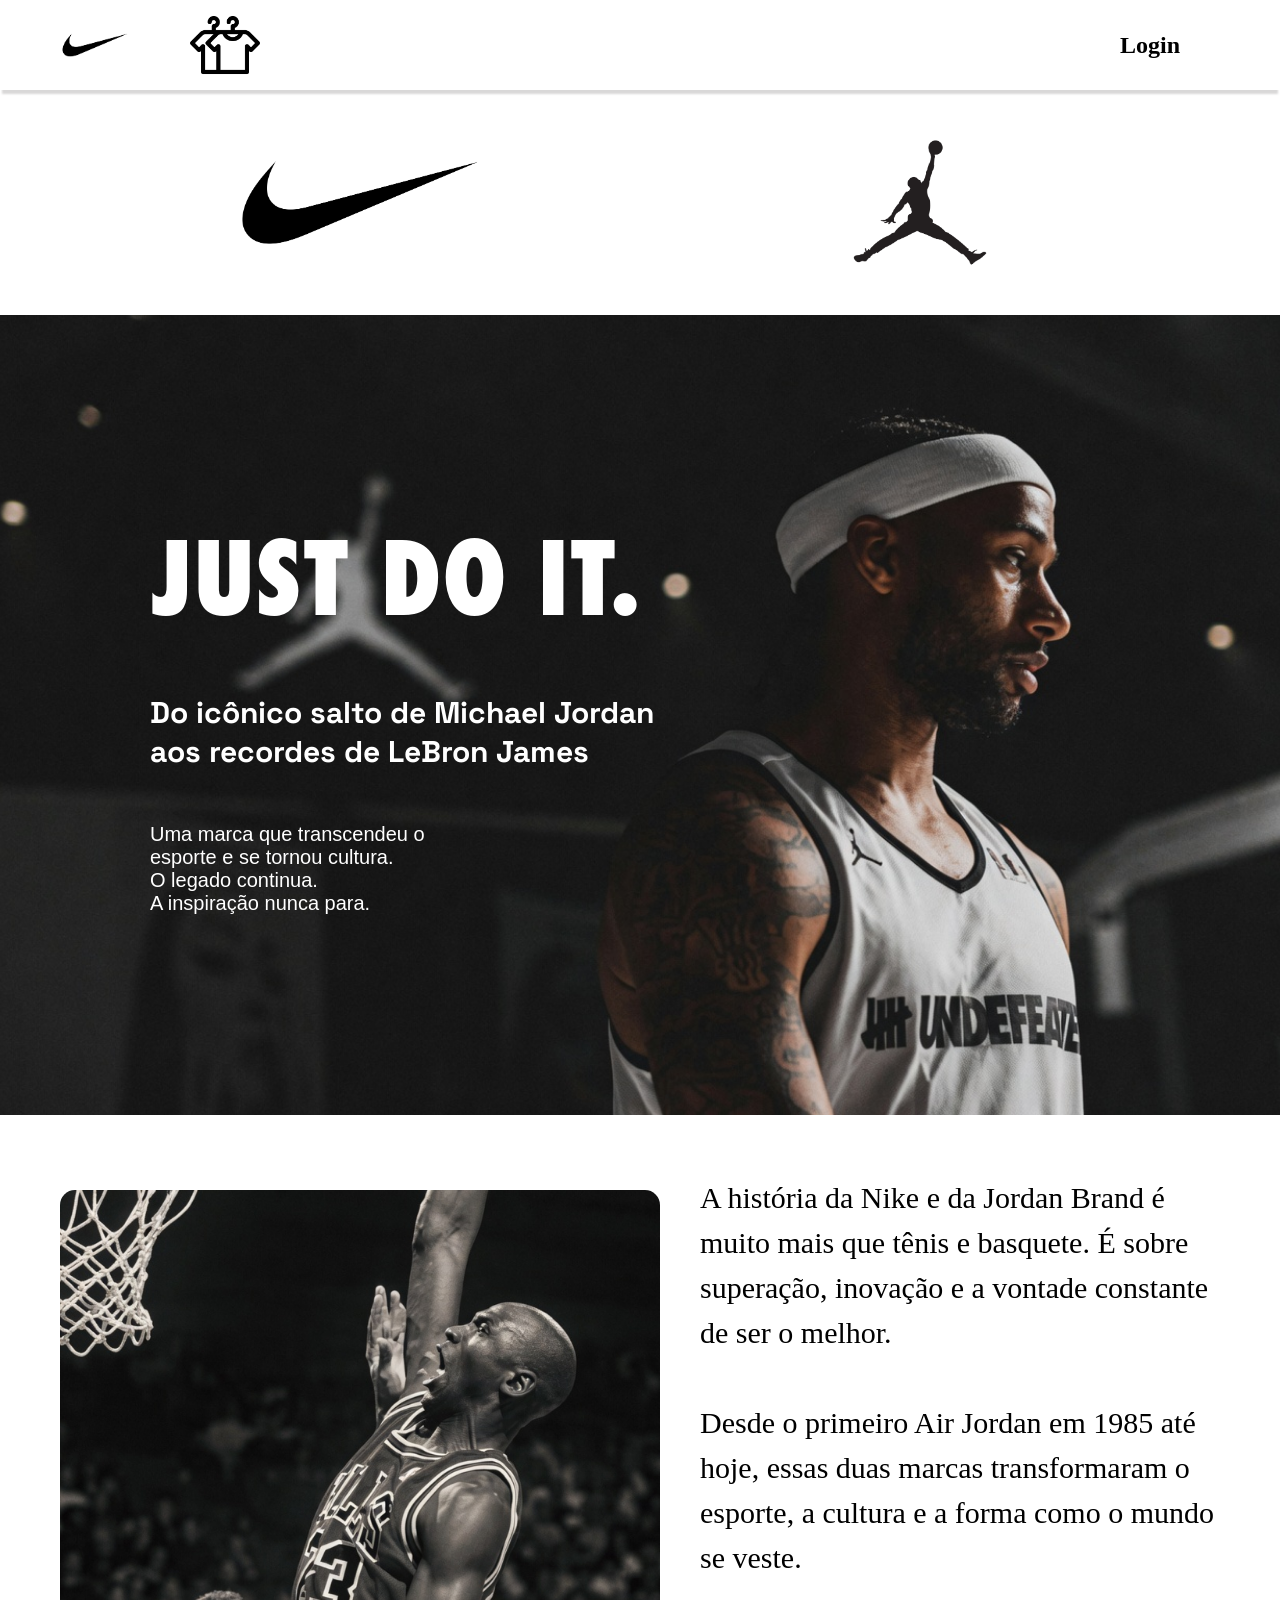
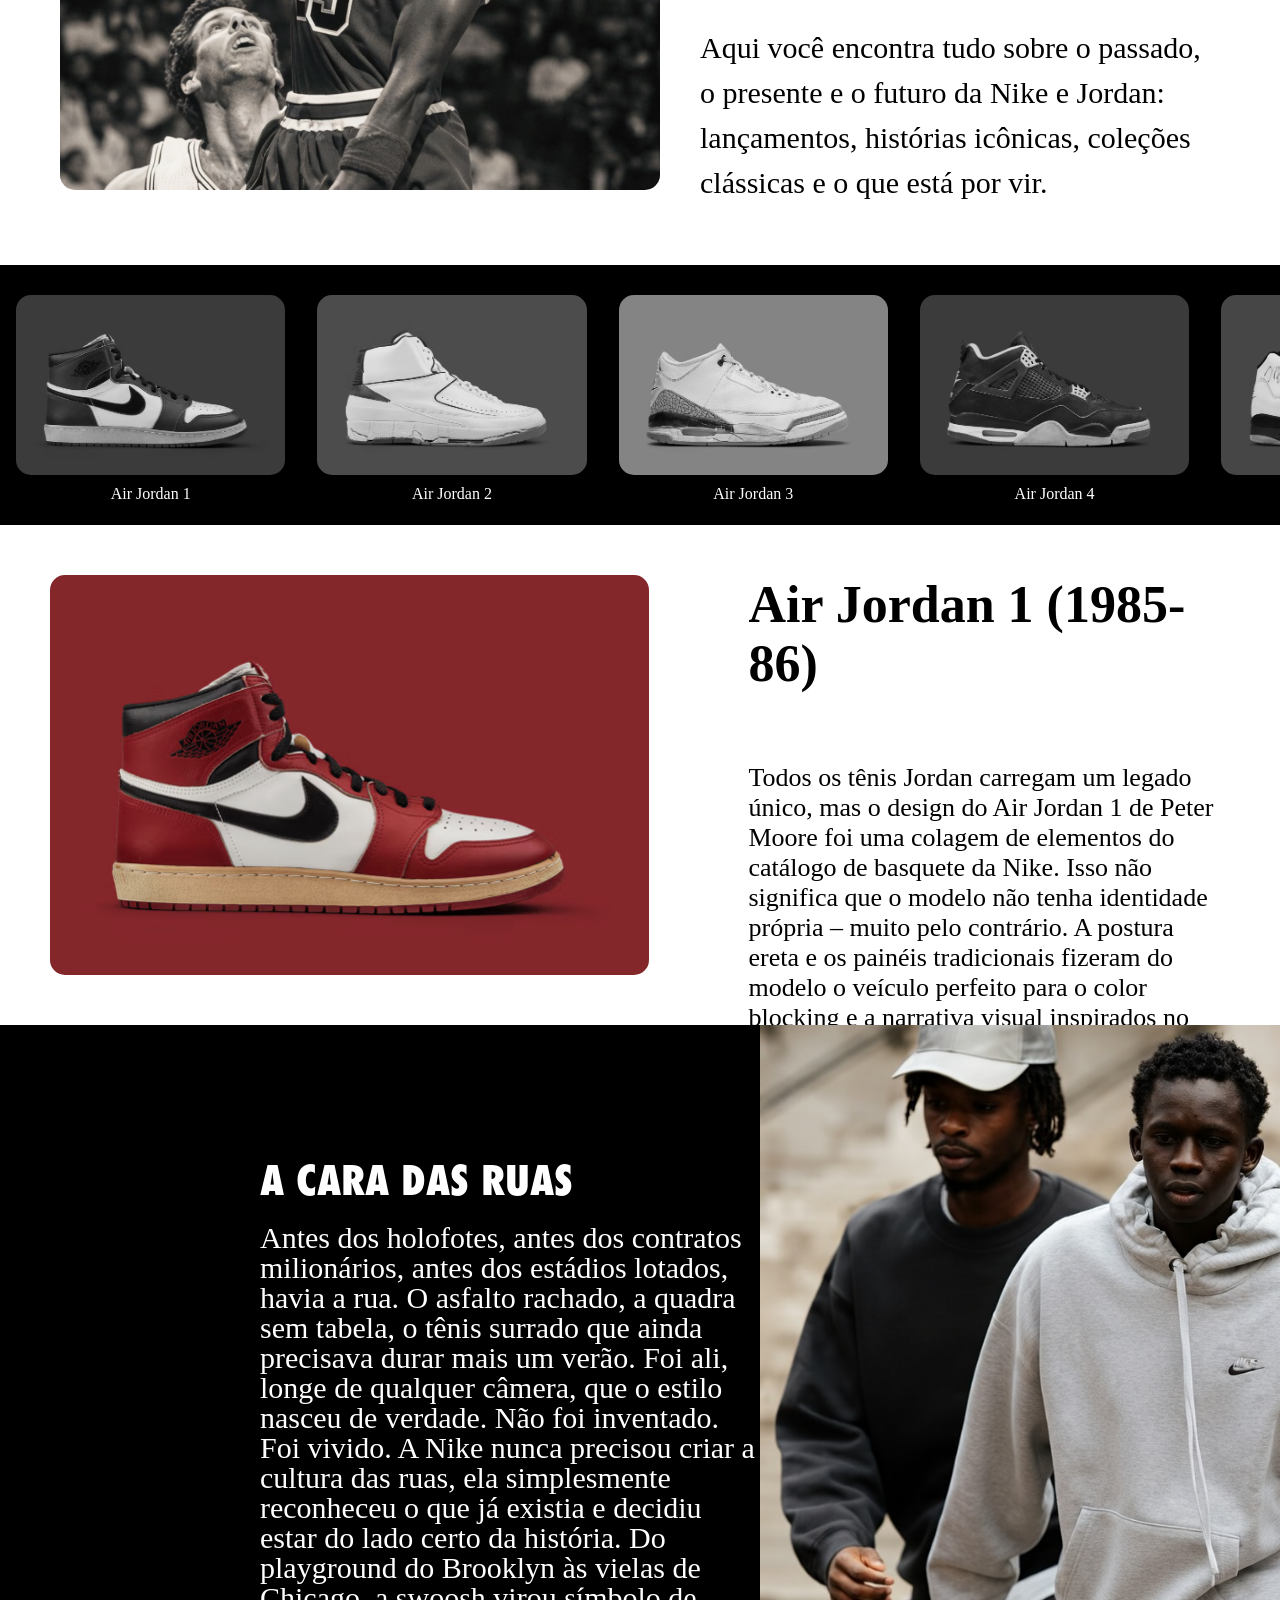
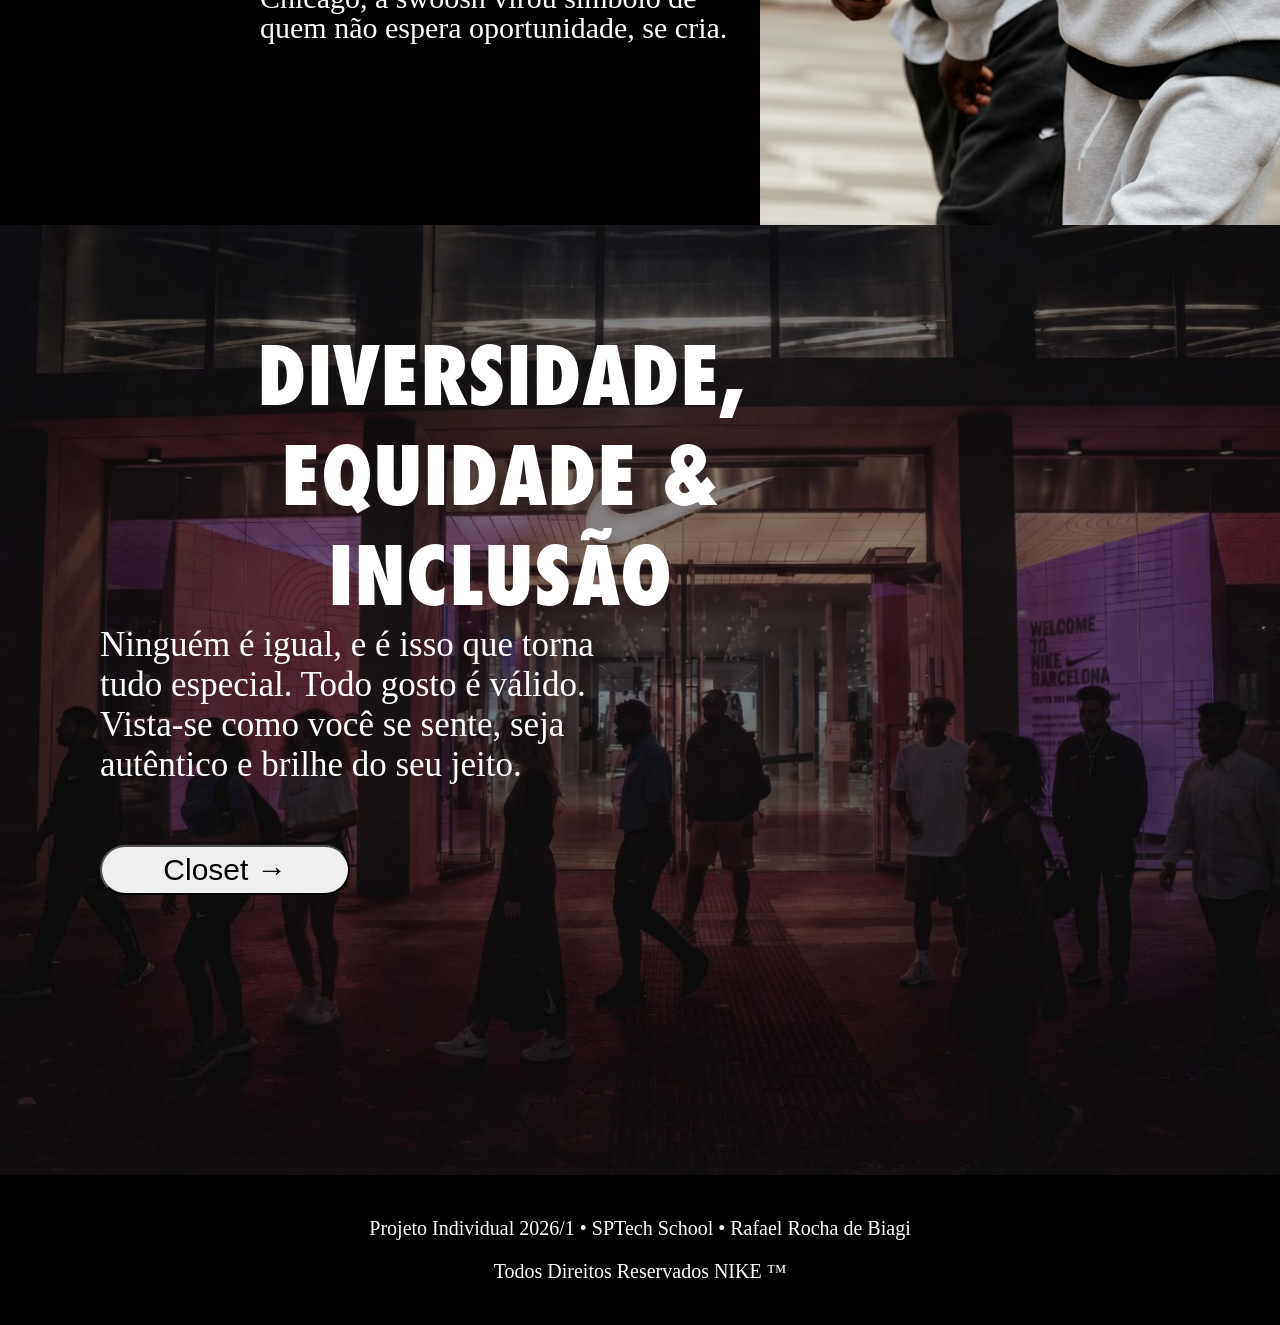
<file: public/index.html>
<!DOCTYPE html>
<html lang="en">

<head>
  <meta charset="UTF-8">
  <meta name="viewport" content="width=device-width, initial-scale=1.0">
  <link rel="stylesheet" href="index.css">
  <link rel="preconnect" href="https://fonts.googleapis.com">
  <link rel="preconnect" href="https://fonts.gstatic.com" crossorigin>
  <link href="https://fonts.googleapis.com/css2?family=Bebas+Neue&display=swap" rel="stylesheet">
  <link href="https://fonts.googleapis.com/css2?family=Bebas+Neue&family=Space+Grotesk:wght@300..700&display=swap"
    rel="stylesheet">
  <title>Pagina Inicial</title>
</head>

<body>
  <nav>
    <div class="img-nav">
      <img style="display: inline; width: 110px;" src="assets/001_nike-logos-swoosh-black.png" alt="logo-nike">
      <img style="display: inline; width: 70px;" src="assets/icon-closet.webp" alt="icon-closet" onclick="window.location.href='escolhaGenero.html'">
    </div>
    <h2 style="margin-right: 100px; cursor: pointer;" onclick="window.location.href='login.html'">Login</h2>
  </nav>
  <div class="logos-topo">
    <img style="width: 400px;" src="assets/001_nike-logos-swoosh-black.png" alt="logo-nike">
    <img style="width: 400px;" src="assets/005_nike-logos-jordan-black.png" alt="logo-jordan">
  </div>
  <div class="hero">
    <div class="texto-hero">
      <p class="titulo-hero">JUST DO IT.</p>
      <p class="subtitulo-hero"><b>Do icônico salto de Michael Jordan <br> aos recordes de LeBron James</b></p>
      <p class="texto-final-hero">Uma marca que transcendeu o <br>esporte e se tornou cultura. <br>O legado continua.
        <br>A inspiração nunca para.</p>
    </div>
  </div>
  <div class="home-section1">
    <img src="assets/MJordan.jpg" alt="" style="width: 600px; height: 600px; object-fit: cover; border-radius: 15px;">
    <p>
      A história da Nike e da Jordan Brand é muito mais que tênis e basquete.
      É sobre superação, inovação e a vontade constante de ser o melhor. <br><br>

      Desde o primeiro Air Jordan em 1985 até hoje, essas duas marcas transformaram o
      esporte, a cultura e a forma como o mundo se veste. <br><br>

      Aqui você encontra tudo sobre o passado, o presente e o futuro da Nike e Jordan:
      lançamentos, histórias icônicas, coleções clássicas e o que está por vir.
    </p>
  </div>
  <div class="carrossel-container">
    <div class="carrossel">
      <div class="carrossel-item" id="item1" onclick="getName1()"><img src="assets/tenis/aj1.avif" alt="">Air Jordan 1
      </div>
      <div class="carrossel-item" id="item2" onclick="getName2()"><img src="assets/tenis/aj2.avif" alt="">Air Jordan 2
      </div>
      <div class="carrossel-item" id="item3" onclick="getName3()"><img src="assets/tenis/aj3.avif" alt="">Air Jordan 3
      </div>
      <div class="carrossel-item" id="item4" onclick="getName4()"><img src="assets/tenis/aj4.avif" alt="">Air Jordan 4
      </div>
      <div class="carrossel-item" id="item5" onclick="getName5()"><img src="assets/tenis/aj5.avif" alt="">Air Jordan 5
      </div>
      <div class="carrossel-item" id="item6" onclick="getName6()"><img src="assets/tenis/aj6.avif" alt="">Air Jordan 6
      </div>
      <div class="carrossel-item" id="item7" onclick="getName7()"><img src="assets/tenis/aj7.avif" alt="">Air Jordan 7
      </div>
      <div class="carrossel-item" id="item8" onclick="getName8()"><img src="assets/tenis/aj8.avif" alt="">Air Jordan 8
      </div>
      <div class="carrossel-item" id="item9" onclick="getName9()"><img src="assets/tenis/aj9.avif" alt="">Air Jordan 9
      </div>
      <div class="carrossel-item" id="item10" onclick="getName10()"><img src="assets/tenis/aj10.avif" alt="">Air Jordan
        10</div>
      <div class="carrossel-item" id="item11" onclick="getName11()"><img src="assets/tenis/aj11.avif" alt="">Air Jordan
        11</div>
      <div class="carrossel-item" id="item12" onclick="getName12()"><img src="assets/tenis/aj12.avif" alt="">Air Jordan
        12</div>
      <div class="carrossel-item" id="item13" onclick="getName13()"><img src="assets/tenis/aj13.avif" alt="">Air Jordan
        13</div>
      <div class="carrossel-item" id="item14" onclick="getName14()"><img src="assets/tenis/aj14.avif" alt="">Air Jordan
        14</div>
      <div class="carrossel-item" id="item15" onclick="getName15()"><img src="assets/tenis/aj15.avif" alt="">Air Jordan
        15</div>
      <div class="carrossel-item" id="item16" onclick="getName16()"><img src="assets/tenis/aj16.avif" alt="">Air Jordan
        16</div>
      <div class="carrossel-item" id="item17" onclick="getName17()"><img src="assets/tenis/aj17.avif" alt="">Air Jordan
        17</div>
      <div class="carrossel-item" id="item18" onclick="getName18()"><img src="assets/tenis/aj18.avif" alt="">Air Jordan
        18</div>
      <div class="carrossel-item" id="item19" onclick="getName19()"><img src="assets/tenis/aj19.avif" alt="">Air Jordan
        19</div>
      <div class="carrossel-item" id="item20" onclick="getName20()"><img src="assets/tenis/aj20.avif" alt="">Air Jordan
        20</div>
      <div class="carrossel-item" id="item21" onclick="getName21()"><img src="assets/tenis/aj21.avif" alt="">Air Jordan
        21</div>
      <div class="carrossel-item" id="item22" onclick="getName22()"><img src="assets/tenis/aj22.avif" alt="">Air Jordan
        22</div>
      <div class="carrossel-item" id="item23" onclick="getName23()"><img src="assets/tenis/aj23.avif" alt="">Air Jordan
        23</div>
      <div class="carrossel-item" id="item24" onclick="getName24()"><img src="assets/tenis/aj24.avif" alt="">Air Jordan
        24</div>
      <div class="carrossel-item" id="item25" onclick="getName25()"><img src="assets/tenis/aj25.avif" alt="">Air Jordan
        25</div>
      <div class="carrossel-item" id="item26" onclick="getName26()"><img src="assets/tenis/aj26.avif" alt="">Air Jordan
        26</div>
      <div class="carrossel-item" id="item27" onclick="getName27()"><img src="assets/tenis/aj27.avif" alt="">Air Jordan
        27</div>
      <div class="carrossel-item" id="item28" onclick="getName28()"><img src="assets/tenis/aj28.avif" alt="">Air Jordan
        28</div>
      <div class="carrossel-item" id="item29" onclick="getName29()"><img src="assets/tenis/aj29.avif" alt="">Air Jordan
        29</div>
      <div class="carrossel-item" id="item30" onclick="getName30()"><img src="assets/tenis/aj30.avif" alt="">Air Jordan
        30</div>
      <div class="carrossel-item" id="item31" onclick="getName31()"><img src="assets/tenis/aj31.avif" alt="">Air Jordan
        31</div>
      <div class="carrossel-item" id="item32" onclick="getName32()"><img src="assets/tenis/aj32.avif" alt="">Air Jordan
        32</div>
      <div class="carrossel-item" id="item33" onclick="getName33()"><img src="assets/tenis/aj33.avif" alt="">Air Jordan
        33</div>
      <div class="carrossel-item" id="item34" onclick="getName34()"><img src="assets/tenis/aj34.avif" alt="">Air Jordan
        34</div>
      <div class="carrossel-item" id="item35" onclick="getName35()"><img src="assets/tenis/aj35.avif" alt="">Air Jordan
        35</div>
      <div class="carrossel-item" id="item36" onclick="getName36()"><img src="assets/tenis/aj36.avif" alt="">Air Jordan
        36</div>
      <div class="carrossel-item" id="item37" onclick="getName37()"><img src="assets/tenis/aj37.avif" alt="">Air Jordan
        37</div>
      <div class="carrossel-item" id="item38" onclick="getName38()"><img src="assets/tenis/aj38.avif" alt="">Air Jordan
        38</div>
      <div class="carrossel-item" id="item39" onclick="getName39()"><img src="assets/tenis/aj39.avif" alt="">Air Jordan
        39</div>
      <div class="carrossel-item" id="item40" onclick="getName40()"><img src="assets/tenis/aj40.avif" alt="">Air Jordan
        40</div>
      <!-- Repetir itens -->
      <div class="carrossel-item" id="item1" onclick="getName1()"><img src="assets/tenis/aj1.avif" alt="">Air Jordan 1
      </div>
      <div class="carrossel-item" id="item2" onclick="getName2()"><img src="assets/tenis/aj2.avif" alt="">Air Jordan 2
      </div>
      <div class="carrossel-item" id="item3" onclick="getName3()"><img src="assets/tenis/aj3.avif" alt="">Air Jordan 3
      </div>
      <div class="carrossel-item" id="item4" onclick="getName4()"><img src="assets/tenis/aj4.avif" alt="">Air Jordan 4
      </div>
      <div class="carrossel-item" id="item5" onclick="getName5()"><img src="assets/tenis/aj5.avif" alt="">Air Jordan 5
      </div>
      <div class="carrossel-item" id="item6" onclick="getName6()"><img src="assets/tenis/aj6.avif" alt="">Air Jordan 6
      </div>
      <div class="carrossel-item" id="item7" onclick="getName7()"><img src="assets/tenis/aj7.avif" alt="">Air Jordan 7
      </div>
      <div class="carrossel-item" id="item8" onclick="getName8()"><img src="assets/tenis/aj8.avif" alt="">Air Jordan 8
      </div>
      <div class="carrossel-item" id="item9" onclick="getName9()"><img src="assets/tenis/aj9.avif" alt="">Air Jordan 9
      </div>
      <div class="carrossel-item" id="item10" onclick="getName10()"><img src="assets/tenis/aj10.avif" alt="">Air Jordan
        10</div>
      <div class="carrossel-item" id="item11" onclick="getName11()"><img src="assets/tenis/aj11.avif" alt="">Air Jordan
        11</div>
      <div class="carrossel-item" id="item12" onclick="getName12()"><img src="assets/tenis/aj12.avif" alt="">Air Jordan
        12</div>
      <div class="carrossel-item" id="item13" onclick="getName13()"><img src="assets/tenis/aj13.avif" alt="">Air Jordan
        13</div>
      <div class="carrossel-item" id="item14" onclick="getName14()"><img src="assets/tenis/aj14.avif" alt="">Air Jordan
        14</div>
      <div class="carrossel-item" id="item15" onclick="getName15()"><img src="assets/tenis/aj15.avif" alt="">Air Jordan
        15</div>
      <div class="carrossel-item" id="item16" onclick="getName16()"><img src="assets/tenis/aj16.avif" alt="">Air Jordan
        16</div>
      <div class="carrossel-item" id="item17" onclick="getName17()"><img src="assets/tenis/aj17.avif" alt="">Air Jordan
        17</div>
      <div class="carrossel-item" id="item18" onclick="getName18()"><img src="assets/tenis/aj18.avif" alt="">Air Jordan
        18</div>
      <div class="carrossel-item" id="item19" onclick="getName19()"><img src="assets/tenis/aj19.avif" alt="">Air Jordan
        19</div>
      <div class="carrossel-item" id="item20" onclick="getName20()"><img src="assets/tenis/aj20.avif" alt="">Air Jordan
        20</div>
      <div class="carrossel-item" id="item21" onclick="getName21()"><img src="assets/tenis/aj21.avif" alt="">Air Jordan
        21</div>
      <div class="carrossel-item" id="item22" onclick="getName22()"><img src="assets/tenis/aj22.avif" alt="">Air Jordan
        22</div>
      <div class="carrossel-item" id="item23" onclick="getName23()"><img src="assets/tenis/aj23.avif" alt="">Air Jordan
        23</div>
      <div class="carrossel-item" id="item24" onclick="getName24()"><img src="assets/tenis/aj24.avif" alt="">Air Jordan
        24</div>
      <div class="carrossel-item" id="item25" onclick="getName25()"><img src="assets/tenis/aj25.avif" alt="">Air Jordan
        25</div>
      <div class="carrossel-item" id="item26" onclick="getName26()"><img src="assets/tenis/aj26.avif" alt="">Air Jordan
        26</div>
      <div class="carrossel-item" id="item27" onclick="getName27()"><img src="assets/tenis/aj27.avif" alt="">Air Jordan
        27</div>
      <div class="carrossel-item" id="item28" onclick="getName28()"><img src="assets/tenis/aj28.avif" alt="">Air Jordan
        28</div>
      <div class="carrossel-item" id="item29" onclick="getName29()"><img src="assets/tenis/aj29.avif" alt="">Air Jordan
        29</div>
      <div class="carrossel-item" id="item30" onclick="getName30()"><img src="assets/tenis/aj30.avif" alt="">Air Jordan
        30</div>
      <div class="carrossel-item" id="item31" onclick="getName31()"><img src="assets/tenis/aj31.avif" alt="">Air Jordan
        31</div>
      <div class="carrossel-item" id="item32" onclick="getName32()"><img src="assets/tenis/aj32.avif" alt="">Air Jordan
        32</div>
      <div class="carrossel-item" id="item33" onclick="getName33()"><img src="assets/tenis/aj33.avif" alt="">Air Jordan
        33</div>
      <div class="carrossel-item" id="item34" onclick="getName34()"><img src="assets/tenis/aj34.avif" alt="">Air Jordan
        34</div>
      <div class="carrossel-item" id="item35" onclick="getName35()"><img src="assets/tenis/aj35.avif" alt="">Air Jordan
        35</div>
      <div class="carrossel-item" id="item36" onclick="getName36()"><img src="assets/tenis/aj36.avif" alt="">Air Jordan
        36</div>
      <div class="carrossel-item" id="item37" onclick="getName37()"><img src="assets/tenis/aj37.avif" alt="">Air Jordan
        37</div>
      <div class="carrossel-item" id="item38" onclick="getName38()"><img src="assets/tenis/aj38.avif" alt="">Air Jordan
        38</div>
      <div class="carrossel-item" id="item39" onclick="getName39()"><img src="assets/tenis/aj39.avif" alt="">Air Jordan
        39</div>
      <div class="carrossel-item" id="item40" onclick="getName40()"><img src="assets/tenis/aj40.avif" alt="">Air Jordan
        40</div>
    </div>
  </div>
  <div class="detalhamento">
    <div class="container">
      <img id="imagemDetalhamento" src="assets/tenis/aj1.avif" alt="">
      <div>
        <h1 id="tituloDetalhamento">Air Jordan 1 (1985-86)</h1>
        <p id="textoDetalhamento">Todos os tênis Jordan carregam um legado único, mas o design do Air Jordan 1 de Peter
          Moore foi uma colagem de elementos do catálogo de basquete da Nike. Isso não significa que o modelo não tenha
          identidade própria – muito pelo contrário. A postura ereta e os painéis tradicionais fizeram do modelo o
          veículo perfeito para o color blocking e a narrativa visual inspirados no Chicago Bulls . E graças à mitologia
          "Banned" magistralmente construída, que cresce a cada relançamento e releitura , a aura de rebeldia do AJ1 se
          enraizou profundamente na psique dos sneakerheads.</p>
      </div>
    </div>
  </div>
  <div class="home-section2">
    <div style="padding-left: 260px; padding-top: 130px;">
      <p class="title">A CARA DAS RUAS</p><br>
      <p class="texto">Antes dos holofotes, antes dos contratos milionários, antes dos estádios lotados, havia a rua. O
        asfalto rachado, a quadra sem tabela, o tênis surrado que ainda precisava durar mais um verão. Foi ali, longe de
        qualquer câmera, que o estilo nasceu de verdade. Não foi inventado. Foi vivido. A Nike nunca precisou criar a
        cultura das ruas, ela simplesmente reconheceu o que já existia e decidiu estar do lado certo da história. Do
        playground do Brooklyn às vielas de Chicago, a swoosh virou símbolo de quem não espera oportunidade, se cria.
      </p>
    </div>

    <div style="width: 700px; height: 800px; overflow: hidden; flex-shrink: 0;margin-left: auto;">
      <img src="assets/foto-section-2.jpg" alt=""
        style="width: 100%; height: 100%; object-fit: cover; object-position: top-center;">
    </div>
  </div>
  <div class="home-section3">
    <h1>DIVERSIDADE, EQUIDADE & INCLUSÃO</h1>
    <p>Ninguém é igual, e é isso que torna tudo especial. Todo gosto é válido. Vista-se como você se sente, seja
      autêntico e brilhe do seu jeito. <br><br>
      <button onclick="window.location.href='login.html'">Closet →</button>
    </p>
  </div>
  <div class="footer">
    <p>Projeto Individual 2026/1 • SPTech School • Rafael Rocha de Biagi</p>
    <p>Todos Direitos Reservados NIKE ™</p>
  </div>
  <script>
    var usuario = JSON.parse(sessionStorage.getItem("usuarioLogado"));
    var btnNav = document.querySelector("nav h2");
    btnNav.innerHTML = usuario ? "Sair" : "Login";
    btnNav.onclick = function() {
        if (usuario) {
            sessionStorage.removeItem("usuarioLogado");
            window.location.href = "login.html";
        } else {
            window.location.href = "login.html";
        }
    };
  </script>
</body>

</html>
<script>
  const jordans = [
    {
      numero: 1,
      titulo: "Air Jordan 1 (1985-86)",
      texto: `Todos os tênis Jordan carregam um legado único, mas o design do Air Jordan 1 de Peter Moore foi uma colagem de elementos do catálogo de basquete da Nike. Isso não significa que o modelo não tenha identidade própria – muito pelo contrário. A postura ereta e os painéis tradicionais fizeram do modelo o veículo perfeito para o color blocking e a narrativa visual inspirados no Chicago Bulls . E graças à mitologia "Banned" magistralmente construída, que cresce a cada relançamento e releitura , a aura de rebeldia do AJ1 se enraizou profundamente na psique dos sneakerheads.`,
      imagem: "assets/tenis/aj1.avif"
    }, {
      numero: 2,
      titulo: "Air Jordan 2 (1986-87)",
      texto: `Projetado por Bruce Kilgore o criador do Air Force 1 e fabricado na Itália, o Air Jordan 2 rompeu com a estética esportiva tradicional ao abraçar o luxo. Foi o primeiro modelo sem o Swoosh visível no cabedal, apostando em linhas limpas, couro premium e detalhes em pele de cobra no calcanhar. Seu lançamento coincidiu com uma fratura no pé de Michael Jordan, o que comprometeu as vendas, mas não apagou a relevância histórica do modelo como o primeiro Jordan a unir moda de luxo e basquete.`,
      imagem: "assets/tenis/aj2.avif"
    }, {
      numero: 3,
      titulo: "Air Jordan 3 (1988)",
      texto: `O Air Jordan 3 é um marco absoluto na história da linha. Foi o primeiro modelo criado por Tinker Hatfield, que passaria a ser o designer predominante da série. Hatfield introduziu o "elephant print" no couro, a unidade de Air visível na entressola uma novidade para a época e, talvez o mais importante, o logotipo Jumpman, que se tornaria o símbolo definitivo da Jordan Brand. Jordan quase migrou para a Adidas antes deste lançamento; o AJ3 o convenceu a ficar.`,
      imagem: "assets/tenis/aj3.avif"
    }, {
      numero: 4,
      titulo: "Air Jordan 4 (1989)",
      texto: `Hatfield continuou expandindo o vocabulário visual da linha com o Air Jordan 4, apresentando abas de suporte lateral que simulavam asas e uma malha respirável no cabedal. Foi o primeiro modelo Jordan comercializado internacionalmente, abrindo o mercado global da marca. O tênis ganhou projeção cultural ao aparecer no clipe de "Mars Blackmon" com Spike Lee, e Jordan o calçou em uma de suas partidas mais icônicas, o famoso jogo dos 63 pontos contra os Celtics.`,
      imagem: "assets/tenis/aj4.avif"
    }, {
      numero: 5,
      titulo: "Air Jordan 5 (1990)",
      texto: `Inspirado nos aviões de caça da Segunda Guerra Mundial, o Air Jordan 5 trouxe uma entressola translúcida e um sistema de amarração inovador chamado "lace lock", que permitia travar o cadarço com maior firmeza. Os dentes de tubarão na entressola tornaram-se um dos detalhes mais reconhecíveis de toda a linha. O modelo também apareceu no guarda-roupa de Will Smith na série "Um Maluco no Pedaço", o que ampliou sua presença cultural muito além das quadras.`,
      imagem: "assets/tenis/aj5.avif"
    }, {
      numero: 6,
      titulo: "Air Jordan 6 (1991)",
      texto: `Com o Air Jordan 6, Tinker Hatfield se inspirou nos carros esportivos que Michael Jordan colecionava em especial os de origem alemã. O modelo foi o primeiro a ter uma biqueira de borracha reforçada e uma alça no calcanhar para facilitar o calce. Jordan usou o AJ6 para conquistar seu primeiro título da NBA com o Chicago Bulls em 1991, tornando o tênis inseparável desse momento histórico. Também foi o modelo preferido do próprio Jordan por muito tempo.`,
      imagem: "assets/tenis/aj6.avif"
    }, {
      numero: 7,
      titulo: "Air Jordan 7 (1992)",
      texto: `O Air Jordan 7 introduziu a tecnologia "huarache" na linha, com um sistema de ajuste interno que envolvia o pé de forma mais precisa, dispensando o suporte tradicional de couro rígido. O design foi inspirado nas culturas africana e asteca, refletindo a crescente influência global de Jordan. O modelo foi o tênis oficial da equipe americana nos Jogos Olímpicos de Barcelona em 1992 o lendário "Dream Team" e carrega o número 23 do dorsal de Jordan nos elementos internos.`,
      imagem: "assets/tenis/aj7.avif"
    }, {
      numero: 8,
      titulo: "Air Jordan 8 (1993)",
      texto: `O Air Jordan 8 é o mais robusto e agressivo dos modelos clássicos, com duas tiras cruzadas de velcro no cabedal que ofereciam suporte máximo ao tornozelo. O design remetia à potência física e à presença intimidante de Jordan em quadra. Foi o tênis da temporada em que os Bulls conquistaram seu terceiro campeonato consecutivo, completando o primeiro three-peat da era MJ. Hatfield o projetou com uma estrutura mais densa e sola reforçada, refletindo o domínio absoluto de Jordan naquele período.`,
      imagem: "assets/tenis/aj8.avif"
    }, {
      numero: 9,
      titulo: "Air Jordan 9 (1993-94)",
      texto: `O Air Jordan 9 é o primeiro modelo da linha lançado enquanto Michael Jordan estava aposentado ele havia anunciado sua saída da NBA após o assassinato de seu pai. Com a ausência de MJ nas quadras, a Nike voltou o conceito do modelo para uma homenagem à globalização da marca, incorporando inscrições em doze idiomas diferentes na entressola externa. O design ficou a cargo de Tinker Hatfield e Mark Smith, com ênfase em performance e construção sólida.`,
      imagem: "assets/tenis/aj9.avif"
    }, {
      numero: 10,
      titulo: "Air Jordan 10 (1994-95)",
      texto: `Lançado durante o período em que Jordan tentava a carreira no beisebol, o Air Jordan 10 prestou homenagem à trajetória do atleta com uma linha do tempo impressa na sola, listando as conquistas mais importantes de sua carreira. Quando Jordan retornou à NBA em março de 1995 com a famosa mensagem de duas palavras "I'm back", o AJ10 já estava nas lojas tornando-se o tênis que marcou esse retorno histórico, mesmo sem ter sido criado especificamente para ele.`,
      imagem: "assets/tenis/aj10.avif"
    }, {
      numero: 11,
      titulo: "Air Jordan 11 (1995-96)",
      texto: `Considerado por muitos o melhor Air Jordan já feito, o AJ11 foi projetado por Tinker Hatfield para o retorno definitivo de Jordan à NBA. O couro envernizado na lateral um material nunca antes usado em um tênis de basquete combinado com malha balística, placa de fibra de carbono e sola translúcida criou um visual simultaneamente esportivo e formal. Jordan o usou durante o campeonato de 1996 e no filme Space Jam. O próprio Hatfield considera o AJ11 sua obra-prima.`,
      imagem: "assets/tenis/aj11.avif"
    }, {
      numero: 12,
      titulo: "Air Jordan 12 (1996-97)",
      texto: `O Air Jordan 12 foi o primeiro modelo lançado sob a recém-criada Jordan Brand, em 1997. Hatfield inspirou-se na bandeira japonesa e nos detalhes do quimono para criar a trama dourada do cabedal. Foi também o primeiro da linha a incorporar a tecnologia Zoom Air na entressola. O modelo ficou eternamente associado ao "Flu Game" a partida em que Jordan, com febre alta, marcou 38 pontos contra o Utah Jazz nas Finais da NBA e conquistou o quinto título da sua carreira.`,
      imagem: "assets/tenis/aj12.avif"
    }, {
      numero: 13,
      titulo: "Air Jordan 13 (1997-98)",
      texto: `Projetado com base no segundo apelido de Michael Jordan "Black Cat" o Air Jordan 13 incorporou elementos que remetiam à agilidade e ao instinto felino. O ponto de apoio circular na sola simulava a pata de uma pantera, e um holograma com o olho de gato foi inserido na lateral. O modelo acompanhou Jordan na conquista do sexto e último título da NBA, em 1998, e apareceu no filme "He Got Game" de Spike Lee. É dos designs mais elaborados de toda a série.`,
      imagem: "assets/tenis/aj13.avif"
    }, {
      numero: 14,
      titulo: "Air Jordan 14 (1998-99)",
      texto: `Inspirado no Ferrari 550 Maranello carro que Michael Jordan possuía o Air Jordan 14 traduziu a velocidade e aerodinâmica italiana para o design de um tênis de basquete. O logotipo da Ferrari chegou a aparecer em algumas versões do modelo. Jordan o calçou no momento mais icônico de sua carreira: o "The Last Shot" nas Finais de 1998 contra o Utah Jazz, o arremesso decisivo que rendeu seu sexto título e seu último jogo pelos Bulls. Poucos dias depois, ele se aposentou pela segunda vez.`,
      imagem: "assets/tenis/aj14.avif"
    }, {
      numero: 15,
      titulo: "Air Jordan 15 (1999-2000)",
      texto: `O Air Jordan 15 foi o primeiro modelo lançado após a segunda aposentadoria de Jordan, sem que ele o tivesse calçado em quadra. Inspirado no design de aeronaves furtivas, o modelo apresentava linhas agressivas e uma aba na língua que remetia ao hábito de Jordan de deixar a língua para fora durante as jogadas. O próprio Tinker Hatfield mais tarde expressou arrependimento com o resultado final, considerando-o seu design menos favorito de toda a linha.`,
      imagem: "assets/tenis/aj15.avif"
    }, {
      numero: 16,
      titulo: "Air Jordan 16 (2001)",
      texto: `O Air Jordan 16 chegou com um elemento inédito: uma sobreposta removível de tela chamada de "spat" que cobria o cabedal e dava ao tênis uma aparência completamente diferente com ou sem o acessório. O design foi influenciado por carros de corrida e ambientes de alta performance. Foi lançado no mesmo ano em que Jordan voltaria à NBA pela terceira e última vez, desta vez pelo Washington Wizards, mas o modelo não foi desenhado com esse retorno em mente.`,
      imagem: "assets/tenis/aj16.avif"
    }, {
      numero: 17,
      titulo: "Air Jordan 17 (2002)",
      texto: `O Air Jordan 17 chegou com uma proposta sofisticada: o tênis era vendido dentro de uma maleta de alumínio estilo porta-documentos, acompanhado de um CD-ROM com conteúdo exclusivo sobre a linha Air Jordan. O design foi inspirado no jazz, com padrões musicais gravados no couro. Foi o modelo que Jordan usou em boa parte de sua última temporada pelo Washington Wizards, antes de sua aposentadoria definitiva em 2003.`,
      imagem: "assets/tenis/aj17.avif"
    }, {
      numero: 18,
      titulo: "Air Jordan 18 (2003)",
      texto: `Lançado durante a última temporada de Michael Jordan na NBA pelo Washington Wizards o Air Jordan 18 foi o último modelo que ele efetivamente usou em quadra como jogador ativo. A inspiração veio novamente dos carros esportivos italianos, e a versão "Black Royal" foi comercializada com uma toalha personalizada, escova para o tênis e um manual do motorista. No dia 16 de abril de 2003, Jordan jogou sua última partida da NBA calçando o AJ18.`,
      imagem: "assets/tenis/aj18.avif"
    }, {
      numero: 19,
      titulo: "Air Jordan 19 (2004)",
      texto: `Primeiro modelo totalmente pós-aposentadoria definitiva de Jordan, o AJ19 foi concebido sem a pressão de performance em quadra como referência direta. O design apresentava motivos de cobra no cabedal e uma placa de fibra de carbono integrada à entressola, mantendo o alto nível técnico da série. Com Jordan afastado das quadras, a Jordan Brand começou a articular novos atletas embaixadores para sustentar a linha em campo.`,
      imagem: "assets/tenis/aj19.avif"
    }, {
      numero: 20,
      titulo: "Air Jordan 20 (2005)",
      texto: `Com Michael Jordan mergulhado em sua nova paixão pelas motos, o Air Jordan 20 bebeu dessa influência: o design foi inspirado em calçados de motociclismo de baixo perfil, com uma construção mais baixa e linhas aerodinâmicas. O cabedal apresentava detalhes gravados com referências à trajetória de Jordan. Foi o primeiro modelo a homenagear explicitamente uma fase da vida pós-esporte do atleta, sinalizando que a linha havia crescido além das quadras.`,
      imagem: "assets/tenis/aj20.avif"
    }, {
      numero: 21,
      titulo: "Air Jordan 21 (2006)",
      texto: `Projetado por D'Wayne Edwards, o Air Jordan 21 foi um dos modelos de maior refinamento estético da série pós-aposentadoria. Com um calcanhar de fibra de carbono exposto e detalhes em couro de alta qualidade, o AJ21 dialogava com a estética de luxo que MJ sempre cultivou fora das quadras. Edwards trouxe uma visão diferente da de Hatfield, mas igualmente comprometida com a sofisticação técnica e visual que a marca havia estabelecido ao longo dos anos.`,
      imagem: "assets/tenis/aj21.avif"
    }, {
      numero: 22,
      titulo: "Air Jordan 22 (2007)",
      texto: `Inspirado no caça militar F-22 Raptor, o Air Jordan 22 explorou a estética de alta tecnologia e performance aérea. O comercial de lançamento foi dirigido por Spike Lee, reativando a parceria cultural histórica entre Jordan Brand e o cineasta. O modelo apresentava uma construção complexa com camadas de materiais sintéticos de alto desempenho e foi um dos mais ousados visualmente do período entre o AJ19 e o retorno de Hatfield ao comando do projeto.`,
      imagem: "assets/tenis/aj22.avif"
    }, {
      numero: 23,
      titulo: "Air Jordan 23 (2008)",
      texto: `Para o 23° modelo número que é também o dorsal eterno de Michael Jordan Tinker Hatfield retornou ao projeto com uma proposta altamente simbólica. O padrão de tração da sola foi modelado a partir da impressão digital do próprio Jordan, que também aparece na parte inferior da língua. O modelo foi lançado inicialmente em apenas 23 pares para reforçar o simbolismo. Foi também o primeiro tênis de basquete da história a receber certificação ambiental, com processos de fabricação sustentáveis.`,
      imagem: "assets/tenis/aj23.avif"
    }, {
      numero: 24,
      titulo: "Air Jordan 24 (2009)",
      texto: `Com o AJ23, a Jordan Brand encerrou a numeração romana e passou a batizar os modelos com o ano de lançamento. O Air Jordan 2009 foi projetado por Jason Mayden e foi o primeiro da linha a incorporar a tecnologia Flywire da Nike, que usava fios de alta resistência para oferecer suporte estrutural com peso mínimo. O design mais limpo e tecnológico sinalizava a direção que a marca tomaria na década seguinte, priorizando performance de ponta sobre referências históricas.`,
      imagem: "assets/tenis/aj24.avif"
    }, {
      numero: 25,
      titulo: "Air Jordan 25 (2010)",
      texto: `Lançado durante as comemorações dos 25 anos da linha Air Jordan, o Air Jordan 2010 apresentou um sistema de personalização com palmilhas intercambiáveis permitindo ao usuário adaptar o nível de amortecimento conforme o estilo de jogo. Foi o segundo modelo com a nomenclatura por ano e carregou o peso simbólico do aniversário da marca, com elementos visuais que dialogavam com a história da linha sem reproduzi-la diretamente.`,
      imagem: "assets/tenis/aj25.avif"
    }, {
      numero: 26,
      titulo: "Air Jordan 26 (2011)",
      texto: `O Air Jordan 26 trouxe de volta a silhueta que remetia visualmente ao AJ11 um dos mais amados da história enquanto avançava tecnologicamente com palmilhas intercambiáveis de dois tipos: uma vermelha para potência e uma azul para velocidade e agilidade. O sistema "Quick" e "Explosive" permitia que o atleta escolhesse o amortecimento ideal para cada situação de jogo, tornando o modelo um dos mais versáteis do período.`,
      imagem: "assets/tenis/aj26.avif"
    }, {
      numero: 27,
      titulo: "Air Jordan 27 (2012)",
      texto: `O Air Jordan 27 levou a modularidade ao extremo: seis configurações diferentes eram possíveis graças a dois tipos de cano alto e baixo combinados com três opções distintas de palmilha. O slogan "One Shoe, Three Flights" resumia bem a proposta. Foi o último modelo da Nike Jordan a ser batizado com o ano de lançamento; a partir do próximo modelo, a marca retomou a numeração sequencial com algarismos romanos.`,
      imagem: "assets/tenis/aj27.avif"
    }, {
      numero: 28,
      titulo: "Air Jordan 28 (2013)",
      texto: `O Air Jordan 28 marcou a volta à numeração romana e trouxe um dos designs mais radicais de toda a história da linha. Um zíper no cano permitia abrir e fechar uma camada que envolvia o tornozelo, criando dois visuais distintos para o mesmo tênis. Projetado por Tinker Hatfield em colaboração com Josh Heard, o modelo tinha preço de lançamento de US$ 250 e foi intensamente associado a Russell Westbrook, um dos primeiros grandes embaixadores da nova fase da Jordan Brand.`,
      imagem: "assets/tenis/aj28.avif"
    }, {
      numero: 29,
      titulo: "Air Jordan 29 (2014)",
      texto: `O Air Jordan 29 foi anunciado como o primeiro tênis de basquete totalmente tecido do mundo, com um cabedal em Flyknit que oferecia leveza e flexibilidade sem precedentes na linha. Hatfield manteve a placa Flight Plate na entressola para garantir retorno de energia nas arrancadas. O modelo foi usado por atletas da NBA em competições e representou um salto técnico significativo, demonstrando que a Jordan Brand continuava na vanguarda da engenharia têxtil esportiva.`,
      imagem: "assets/tenis/aj29.avif"
    }, {
      numero: 30,
      titulo: "Air Jordan 30 (2016)",
      texto: `Para celebrar os 30 anos da linha, Tinker Hatfield tomou uma decisão incomum: em vez de olhar para trás, projetou o AJ30 olhando inteiramente para o futuro. O modelo não continha referências diretas a nenhum modelo anterior da coleção uma ruptura intencional. A inspiração foi cósmica, remetendo ao talento ilimitado de Jordan como algo que transcende o espaço e o tempo. A tecnologia Flight Speed foi incorporada para otimizar velocidade e leveza.`,
      imagem: "assets/tenis/aj30.avif"
    }, {
      numero: 31,
      titulo: "Air Jordan 31 (2016)",
      texto: `Lançado no mesmo ano que o AJ30, o Air Jordan 31 foi fortemente influenciado pela silhueta do Air Jordan 1 original, com um cabedal em couro sobreado que reverenciava o modelo fundador da linha. A entressola moderna com tecnologia Zoom Air e a placa de fibra de carbono garantiram performance contemporânea dentro de uma estética nostálgica. Foi usado por múltiplos atletas da NBA na temporada 2016-17, incluindo nomes da geração que cresceu assistindo Jordan jogar.`,
      imagem: "assets/tenis/aj31.avif"
    }, {
      numero: 32,
      titulo: "Air Jordan 32 (2017)",
      texto: `O Air Jordan 32 buscou referência no Air Jordan 2 o modelo mais luxuoso dos anos 1980 para construir uma estética sofisticada com materiais premium. O símbolo "Wings" do Jordan Brand foi bordado na língua, e o cabedal misturou couro e Flyknit em proporções cuidadosamente calibradas. A entressola contou com Zoom Air no antepé e no calcanhar, oferecendo um dos melhores níveis de amortecimento já vistos na linha até então.`,
      imagem: "assets/tenis/aj32.avif"
    }, {
      numero: 33,
      titulo: "Air Jordan 33 (2018)",
      texto: `O Air Jordan 33 entrou para a história como o primeiro modelo da linha sem cadarços. O sistema FastFit, composto por uma tira elástica e um anel de travamento, permitia calçar e descalçar o tênis em segundos, sem perda de suporte ou ajuste. O cabedal em malha de engenharia chamado de AeroFoam era ultraleve e respirável. O modelo foi lançado em 18 de outubro de 2018, data que referenciava propositalmente o número da multa diária que a NBA cobrava de Jordan por usar o AJ1 em 1985.`,
      imagem: "assets/tenis/aj33.avif"
    }, {
      numero: 34,
      titulo: "Air Jordan 34 (2019)",
      texto: `O Air Jordan 34 foi lançado em setembro de 2019 como o tênis mais leve da história da Jordan Brand até aquele momento. A placa Eclipse 2.0 na entressola proporcionava retorno de energia excepcional, e o cabedal em malha de engenharia seguia a linha ultraleve estabelecida pelo modelo anterior. O design priorizava a performance pura sobre referências estéticas ao passado, com um perfil limpo e modernista que dialogava diretamente com os atletas jovens da NBA.`,
      imagem: "assets/tenis/aj34.avif"
    }, {
      numero: 35,
      titulo: "Air Jordan 35 (2020)",
      texto: `Lançado no outono de 2020, o Air Jordan 35 apresentou uma forma completamente redefinida em relação aos modelos anteriores, com uma silhueta mais angular e estruturada. A tecnologia Zoom Air Strobel foi integrada ao longo de todo o comprimento do solado, oferecendo amortecimento total e retorno de energia consistente em qualquer ponto de apoio. A placa Eclipse dupla reforçou a propulsão durante as arrancadas, tornando o AJ35 um dos modelos de performance mais bem avaliados da era moderna.`,
      imagem: "assets/tenis/aj35.avif"
    }, {
      numero: 36,
      titulo: "Air Jordan 36 (2021)",
      texto: ` O Air Jordan 36 foi antecipado publicamente pelo ala-pivô Giannis Antetokounmpo, primeiro atleta não americano a se tornar um grande embaixador da Jordan Brand. O modelo levou a leveza a um novo patamar, com um cabedal quase sem costuras em malha de engenharia e uma entressola que combinava tecnologias Zoom Air e Eclipse. A silhueta foi a mais delgada da série até então, e o modelo marcou uma nova geração de atletas NBA que cresceu com a Jordan Brand como parte da própria identidade cultural.`,
      imagem: "assets/tenis/aj36.avif"
    }, {
      numero: 37,
      titulo: "Air Jordan 37 (2022)",
      texto: `Lançado em 28 de julho de 2022, o Air Jordan 37 continuou a evolução técnica da série com foco em leveza e responsividade. O cabedal retornou a um design mais estruturado em comparação ao 3VI, com suporte lateral reforçado para movimentos defensivos. A entressola manteve o sistema Zoom Air Strobel e a placa de retorno de energia, consolidando uma linguagem de design que a Jordan Brand havia refinado ao longo de meia década de modelos ultracompetitivos.`,
      imagem: "assets/tenis/aj37.avif"
    }, {
      numero: 38,
      titulo: "Air Jordan 38 (2023)",
      texto: `O Air Jordan 38 incorporou a entressola Cushlon 3.0, que oferecia amortecimento mais responsivo em contato com a superfície, combinada com o sistema Zoom Strobel para retorno de energia. O design do cabedal foi um dos mais equilibrados dos anos recentes, conciliando suporte estrutural e respirabilidade sem sacrificar a estética. O modelo foi bem recebido pelos atletas da NBA pela consistência de performance ao longo de jogos intensos e pelo conforto mantido em longas temporadas.`,
      imagem: "assets/tenis/aj38.avif"
    }, {
      numero: 39,
      titulo: "Air Jordan 39 (2024)",
      texto: `Lançado em julho de 2024, o Air Jordan 39 deu continuidade à linguagem técnica estabelecida pelos modelos anteriores, com ênfase em performance de quadra e materiais de nova geração. O modelo representou a aproximação da linha de seu marco histórico os 40 anos de existência e foi desenvolvido com atenção especial à tração e ao suporte lateral, elementos críticos para o estilo de jogo moderno da NBA, cada vez mais dominado por atletas ágeis e multifuncionais.`,
      imagem: "assets/tenis/aj39.avif"
    }, {
      numero: 40,
      titulo: "Air Jordan 40 (2025)",
      texto: `O Air Jordan 40 fechou um ciclo de quatro décadas da linha mais icônica da história do basquete. Lançado em julho de 2025, o modelo celebrou os 40 anos da marca com uma construção que reuniu o que há de mais avançado em tecnologia Jordan Brand, sem abrir mão da identidade visual que tornou a série reconhecível no mundo inteiro. O número "40" carrega peso simbólico: cada modelo da série representa não apenas um tênis, mas um capítulo de uma narrativa que começou em 1985 com um jovem Jordan e uma Nike disposta a apostar tudo.`,
      imagem: "assets/tenis/aj40.avif"
    }
  ]
  function getName1() {
    imagemDetalhamento.src = jordans[0].imagem
    tituloDetalhamento.innerHTML = jordans[0].titulo
    textoDetalhamento.innerHTML = jordans[0]
  }

  function getName2() {
    imagemDetalhamento.src = jordans[1].imagem
    tituloDetalhamento.innerHTML = jordans[1].titulo
    textoDetalhamento.innerHTML = jordans[1].texto
  }

  function getName3() {
    imagemDetalhamento.src = jordans[2].imagem
    tituloDetalhamento.innerHTML = jordans[2].titulo
    textoDetalhamento.innerHTML = jordans[2].texto
  }

  function getName4() {
    imagemDetalhamento.src = jordans[3].imagem
    tituloDetalhamento.innerHTML = jordans[3].titulo
    textoDetalhamento.innerHTML = jordans[3].texto
  }

  function getName5() {
    imagemDetalhamento.src = jordans[4].imagem
    tituloDetalhamento.innerHTML = jordans[4].titulo
    textoDetalhamento.innerHTML = jordans[4].texto
  }

  function getName6() {
    imagemDetalhamento.src = jordans[5].imagem
    tituloDetalhamento.innerHTML = jordans[5].titulo
    textoDetalhamento.innerHTML = jordans[5].texto
  }

  function getName7() {
    imagemDetalhamento.src = jordans[6].imagem
    tituloDetalhamento.innerHTML = jordans[6].titulo
    textoDetalhamento.innerHTML = jordans[6].texto
  }

  function getName8() {
    imagemDetalhamento.src = jordans[7].imagem
    tituloDetalhamento.innerHTML = jordans[7].titulo
    textoDetalhamento.innerHTML = jordans[7].texto
  }

  function getName9() {
    imagemDetalhamento.src = jordans[8].imagem
    tituloDetalhamento.innerHTML = jordans[8].titulo
    textoDetalhamento.innerHTML = jordans[8].texto
  }

  function getName10() {
    imagemDetalhamento.src = jordans[9].imagem
    tituloDetalhamento.innerHTML = jordans[9].titulo
    textoDetalhamento.innerHTML = jordans[9].texto
  }

  function getName11() {
    imagemDetalhamento.src = jordans[10].imagem
    tituloDetalhamento.innerHTML = jordans[10].titulo
    textoDetalhamento.innerHTML = jordans[10].texto
  }

  function getName12() {
    imagemDetalhamento.src = jordans[11].imagem
    tituloDetalhamento.innerHTML = jordans[11].titulo
    textoDetalhamento.innerHTML = jordans[11].texto
  }

  function getName13() {
    imagemDetalhamento.src = jordans[12].imagem
    tituloDetalhamento.innerHTML = jordans[12].titulo
    textoDetalhamento.innerHTML = jordans[12].texto
  }

  function getName14() {
    imagemDetalhamento.src = jordans[13].imagem
    tituloDetalhamento.innerHTML = jordans[13].titulo
    textoDetalhamento.innerHTML = jordans[13].texto
  }

  function getName15() {
    imagemDetalhamento.src = jordans[14].imagem
    tituloDetalhamento.innerHTML = jordans[14].titulo
    textoDetalhamento.innerHTML = jordans[14].texto
  }

  function getName16() {
    imagemDetalhamento.src = jordans[15].imagem
    tituloDetalhamento.innerHTML = jordans[15].titulo
    textoDetalhamento.innerHTML = jordans[15].texto
  }

  function getName17() {
    imagemDetalhamento.src = jordans[16].imagem
    tituloDetalhamento.innerHTML = jordans[16].titulo
    textoDetalhamento.innerHTML = jordans[16].texto
  }

  function getName18() {
    imagemDetalhamento.src = jordans[17].imagem
    tituloDetalhamento.innerHTML = jordans[17].titulo
    textoDetalhamento.innerHTML = jordans[17].texto
  }

  function getName19() {
    imagemDetalhamento.src = jordans[18].imagem
    tituloDetalhamento.innerHTML = jordans[18].titulo
    textoDetalhamento.innerHTML = jordans[18].texto
  }

  function getName20() {
    imagemDetalhamento.src = jordans[19].imagem
    tituloDetalhamento.innerHTML = jordans[19].titulo
    textoDetalhamento.innerHTML = jordans[19].texto
  }

  function getName21() {
    imagemDetalhamento.src = jordans[20].imagem
    tituloDetalhamento.innerHTML = jordans[20].titulo
    textoDetalhamento.innerHTML = jordans[20].texto
  }

  function getName22() {
    imagemDetalhamento.src = jordans[21].imagem
    tituloDetalhamento.innerHTML = jordans[21].titulo
    textoDetalhamento.innerHTML = jordans[21].texto
  }

  function getName23() {
    imagemDetalhamento.src = jordans[22].imagem
    tituloDetalhamento.innerHTML = jordans[22].titulo
    textoDetalhamento.innerHTML = jordans[22].texto
  }

  function getName24() {
    imagemDetalhamento.src = jordans[23].imagem
    tituloDetalhamento.innerHTML = jordans[23].titulo
    textoDetalhamento.innerHTML = jordans[23].texto
  }

  function getName25() {
    imagemDetalhamento.src = jordans[24].imagem
    tituloDetalhamento.innerHTML = jordans[24].titulo
    textoDetalhamento.innerHTML = jordans[24].texto
  }

  function getName26() {
    imagemDetalhamento.src = jordans[25].imagem
    tituloDetalhamento.innerHTML = jordans[25].titulo
    textoDetalhamento.innerHTML = jordans[25].texto
  }

  function getName27() {
    imagemDetalhamento.src = jordans[26].imagem
    tituloDetalhamento.innerHTML = jordans[26].titulo
    textoDetalhamento.innerHTML = jordans[26].texto
  }

  function getName28() {
    imagemDetalhamento.src = jordans[27].imagem
    tituloDetalhamento.innerHTML = jordans[27].titulo
    textoDetalhamento.innerHTML = jordans[27].texto
  }

  function getName29() {
    imagemDetalhamento.src = jordans[28].imagem
    tituloDetalhamento.innerHTML = jordans[28].titulo
    textoDetalhamento.innerHTML = jordans[28].texto
  }

  function getName30() {
    imagemDetalhamento.src = jordans[29].imagem
    tituloDetalhamento.innerHTML = jordans[29].titulo
    textoDetalhamento.innerHTML = jordans[29].texto
  }

  function getName31() {
    imagemDetalhamento.src = jordans[30].imagem
    tituloDetalhamento.innerHTML = jordans[30].titulo
    textoDetalhamento.innerHTML = jordans[30].texto
  }

  function getName32() {
    imagemDetalhamento.src = jordans[31].imagem
    tituloDetalhamento.innerHTML = jordans[31].titulo
    textoDetalhamento.innerHTML = jordans[31].texto
  }

  function getName33() {
    imagemDetalhamento.src = jordans[32].imagem
    tituloDetalhamento.innerHTML = jordans[32].titulo
    textoDetalhamento.innerHTML = jordans[32].texto
  }

  function getName34() {
    imagemDetalhamento.src = jordans[33].imagem
    tituloDetalhamento.innerHTML = jordans[33].titulo
    textoDetalhamento.innerHTML = jordans[33].texto
  }

  function getName35() {
    imagemDetalhamento.src = jordans[34].imagem
    tituloDetalhamento.innerHTML = jordans[34].titulo
    textoDetalhamento.innerHTML = jordans[34].texto
  }

  function getName36() {
    imagemDetalhamento.src = jordans[35].imagem
    tituloDetalhamento.innerHTML = jordans[35].titulo
    textoDetalhamento.innerHTML = jordans[35].texto
  }

  function getName37() {
    imagemDetalhamento.src = jordans[36].imagem
    tituloDetalhamento.innerHTML = jordans[36].titulo
    textoDetalhamento.innerHTML = jordans[36].texto
  }

  function getName38() {
    imagemDetalhamento.src = jordans[37].imagem
    tituloDetalhamento.innerHTML = jordans[37].titulo
    textoDetalhamento.innerHTML = jordans[37].texto
  }

  function getName39() {
    imagemDetalhamento.src = jordans[38].imagem
    tituloDetalhamento.innerHTML = jordans[38].titulo
    textoDetalhamento.innerHTML = jordans[38].texto
  }

  function getName40() {
    imagemDetalhamento.src = jordans[39].imagem
    tituloDetalhamento.innerHTML = jordans[39].titulo
    textoDetalhamento.innerHTML = jordans[39].texto
  }


</script>
</file>
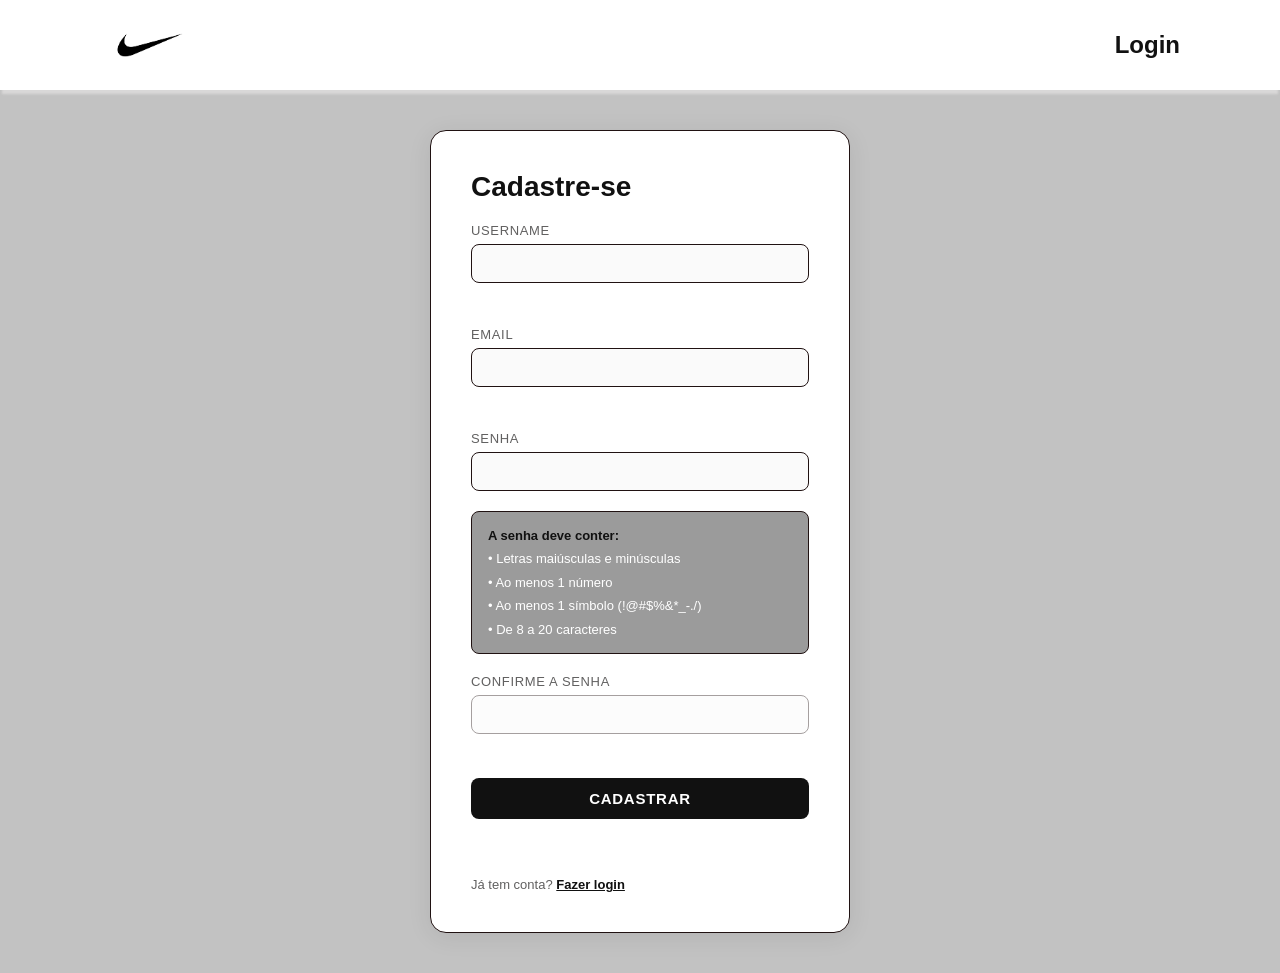
<file: public/cadastro.html>
<!DOCTYPE html>
<html lang="pt-br">

<head>
    <meta charset="UTF-8">
    <meta name="viewport" content="width=device-width, initial-scale=1.0">
    <link rel="stylesheet" href="cadastro.css">
    <title>Cadastro</title>
</head>

<body>
    <nav>
        <div class="img-nav">
            <img style="display: inline; width: 110px;" src="assets/001_nike-logos-swoosh-black.png" alt="logo-nike" onclick="window.location.href='index.html'">
        </div>
        <h2 style="margin-right: 100px; cursor: pointer;" onclick="window.location.href='login.html'">Login</h2>
    </nav>
    <div class="signup-wrapper">
        <div class="formulario glass-card">
            <h1>Cadastre-se</h1>

            <div class="campo">
                <label for="username_input">Username</label>
                <input onblur="validarUsername()" id="username_input" type="text">
                <label id="label_validar_username" class="msg-erro"></label>
            </div>

            <div class="campo">
                <label for="email_input">Email</label>
                <input onblur="validarEmail()" id="email_input" type="text">
                <label id="label_validar_email" class="msg-erro"></label>
            </div>

            <div class="campo">
                <label for="senha_input">Senha</label>
                <input oninput="validarSenha()" id="senha_input" type="password" maxlength="20">
            </div>

            <div class="validacao-senha-mensagem">
                <label id="inicio_requisitos">A senha deve conter:</label>
                <label id="label_validar_letras">• Letras maiúsculas e minúsculas</label>
                <label id="label_validar_numeros">• Ao menos 1 número</label>
                <label id="label_validar_simbolos">• Ao menos 1 símbolo (!@#$%&*_-./)</label>
                <label id="label_validar_tamanho">• De 8 a 20 caracteres</label>
            </div>

            <div class="campo">
                <label for="confirmar_senha_input">Confirme a senha</label>
                <input disabled onblur="validarConfirmacao()" id="confirmar_senha_input" type="password">
                <label id="label_validar_cfmSenha" class="msg-erro"></label>
            </div>


            <div class="botao">
                <button onclick="cadastrar()" type="button">CADASTRAR</button>
            </div>

            <label id="label_verificar_campos" class="msg-erro"></label>

            <p class="rodape-form">
                Já tem conta?
                <span class="link-acao" onclick="window.location.href='login.html'">Fazer login</span>
            </p>
        </div>
    </div>
    <script>
        var usuario = JSON.parse(sessionStorage.getItem("usuarioLogado"));
        var btnNav = document.querySelector("nav h2");
        btnNav.innerHTML = usuario ? "Sair" : "Login";
        btnNav.onclick = function() {
            if (usuario) {
                sessionStorage.removeItem("usuarioLogado");
                window.location.href = "login.html";
            } else {
                window.location.href = "login.html";
            }
        };
    </script>
</body>

    <script>
        var username_input = document.getElementById("username_input");
        var senha_input = document.getElementById("senha_input");
        var confirmar_senha_input = document.getElementById("confirmar_senha_input");
        var email_input = document.getElementById("email_input");

        var label_validar_username = document.getElementById("label_validar_username");
        var label_validar_letras = document.getElementById("label_validar_letras");
        var label_validar_numeros = document.getElementById("label_validar_numeros");
        var label_validar_simbolos = document.getElementById("label_validar_simbolos");
        var label_validar_tamanho = document.getElementById("label_validar_tamanho");
        var label_validar_cfmSenha = document.getElementById("label_validar_cfmSenha");
        var label_validar_email = document.getElementById("label_validar_email");
        var label_verificar_campos = document.getElementById("label_verificar_campos");

        var usernameInvalido = true;
        var emailInvalido = true;
        var senhaInvalida = true;
        var cfmSenhaInvalido = true;

        var senha = "";
        var numerosPermitidos = "0123456789";


        function validarUsername() {
            var username = username_input.value.trim();

            if (username.length < 3) {
                usernameInvalido = true;
            } else {
                usernameInvalido = false;
            }

            if (usernameInvalido) { label_validar_username.innerHTML = "Digite um username válido (mínimo 3 caracteres)." } else { label_validar_username.innerHTML = "" }
        }

        function validarSenha() {
            senha = senha_input.value.trim();
            senhaInvalida = true;

            var temMaius = false;
            var temMinus = false;
            var temNum = false;
            var temSimb = false;
            var simbolos = "!@#$%&*_-./";

            for (var i = 0; i < senha.length; i++) {
                var char = senha[i];
                if (char >= "A" && char <= "Z") temMaius = true;
                if (char >= "a" && char <= "z") temMinus = true;
                if (numerosPermitidos.includes(char)) temNum = true;
                if (simbolos.includes(char)) temSimb = true;
            }

            if (temMaius && temMinus) { label_validar_letras.style.color = "#00ff00" } else { label_validar_letras.style.color = "#ffffff" }
            if (temNum) { label_validar_numeros.style.color = "#00ff00" } else { label_validar_numeros.style.color = "#ffffff" }
            if (temSimb) { label_validar_simbolos.style.color = "#00ff00" } else { label_validar_simbolos.style.color = "#ffffff" }
            if (senha.length >= 8 && senha.length <= 20) { label_validar_tamanho.style.color = "#00ff00" } else { label_validar_tamanho.style.color = "#ffffff" }


            if (temMaius && temMinus && temNum && temSimb && senha.length >= 8 && senha.length <= 20) {
                senhaInvalida = false;
                confirmar_senha_input.disabled = false;
            } else {
                confirmar_senha_input.disabled = true;
            }
        }

        function validarConfirmacao() {
            var cfm = confirmar_senha_input.value.trim();
            if (cfm === senha) {
                cfmSenhaInvalido = false;
                label_validar_cfmSenha.innerHTML = "";
            } else {
                cfmSenhaInvalido = true;
                label_validar_cfmSenha.innerHTML = "Senhas diferentes.";
            }
        }

        function validarEmail() {
            var email = email_input.value.trim();
            emailInvalido = true;

            if (!email.includes(" ") && (
                email.endsWith("@gmail.com") ||
                email.endsWith("@hotmail.com") ||
                email.endsWith("@outlook.com") ||
                email.endsWith("@sptech.school")
            )) {
                emailInvalido = false;
            }

            if(emailInvalido){label_validar_email.innerHTML = "Digite um email válido"} else {label_validar_email.innerHTML = ""}
        }

    function cadastrar() {
        if (usernameInvalido || emailInvalido || senhaInvalida || cfmSenhaInvalido) {
            label_verificar_campos.innerHTML = "Preencha todos os campos corretamente.";
            return;
        }

        label_verificar_campos.innerHTML = "";

        fetch("http://localhost:3333/usuarios/cadastrar", {
            method: "POST",
            headers: { "Content-Type": "application/json" },
            body: JSON.stringify({
                nome:  username_input.value.trim(),
                email: email_input.value.trim(),
                senha: senha_input.value.trim()
            })
        })
        .then(function(response) {
            if (response.ok) {
                alert("Cadastro realizado com sucesso!");
                window.location.href = "login.html";
            } else {
                alert("Erro ao cadastrar. Tente novamente.");
            }
        })
        .catch(function(erro) {
            alert("Erro de conexão com o servidor.");
        });
    }
    </script>



</html>
</file>
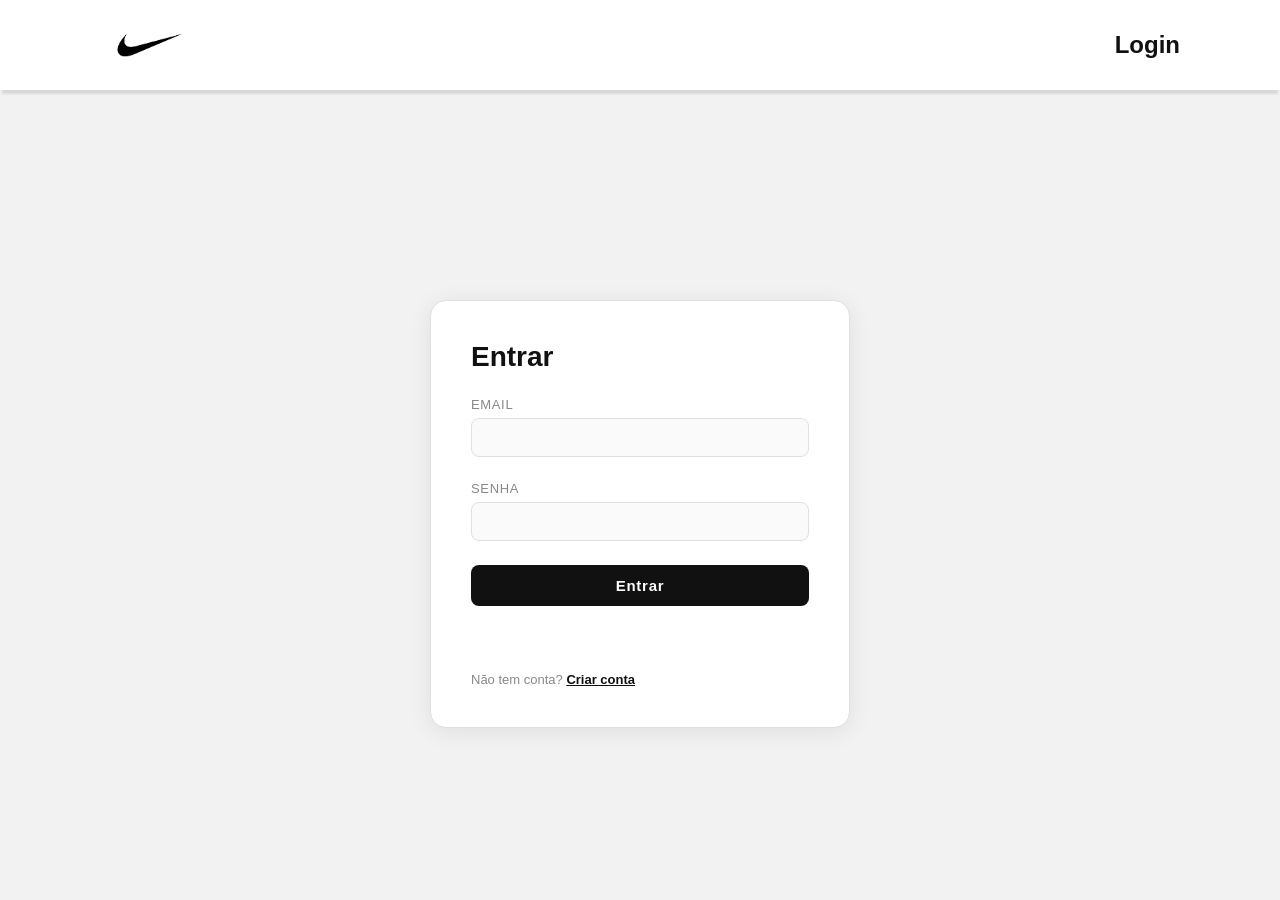
<file: public/escolhaGenero.html>
<!DOCTYPE html>
<html lang="en">
<head>
    <meta charset="UTF-8">
    <meta name="viewport" content="width=device-width, initial-scale=1.0">
    <link rel="stylesheet" href="escolhaGenero.css">
    <link rel="preconnect" href="https://fonts.gstatic.com" crossorigin>
    <link href="https://fonts.googleapis.com/css2?family=Bebas+Neue&display=swap" rel="stylesheet">    
    <title>Escolha de Genero</title>
</head>
<script>
    var usuario = JSON.parse(sessionStorage.getItem("usuarioLogado"));

    if (!usuario) {
        window.location.href = "login.html";
    }

    var btnNav = document.querySelector("nav h2");
    if (usuario) {
        btnNav.onclick = function() {
            sessionStorage.removeItem("usuarioLogado");
            window.location.href = "login.html";
        };
    }
</script>
<body>
    <nav>
        <div class="img-nav">
            <img style="display: inline; width: 110px;" src="assets/001_nike-logos-swoosh-black.png" alt="logo-nike">
            <img style="display: inline; width: 70px; " src="assets/icon-closet.webp" alt="icon-closet" >
        </div>
        <h2 style="margin-right: 100px; cursor: pointer;" onclick="window.location.href='login.html'">Login</h2>
    </nav>
    <p class="titulo">ESCOLHA SEU ESTILO DE ROUPA</p>
    <div class="index">
        <div class="box">
            <img class="img-genero" src="assets/male.png" alt="" onclick="window.location.href='closetM.html'">
            <p>Masculino</p>
        </div>        
        <div class="box">
            <img class="img-genero" src="assets/female.png" alt="" onclick="window.location.href='closetF.html'">
            <p>Feminino</p>
        </div>
    </div>
</body>
</html>
</file>
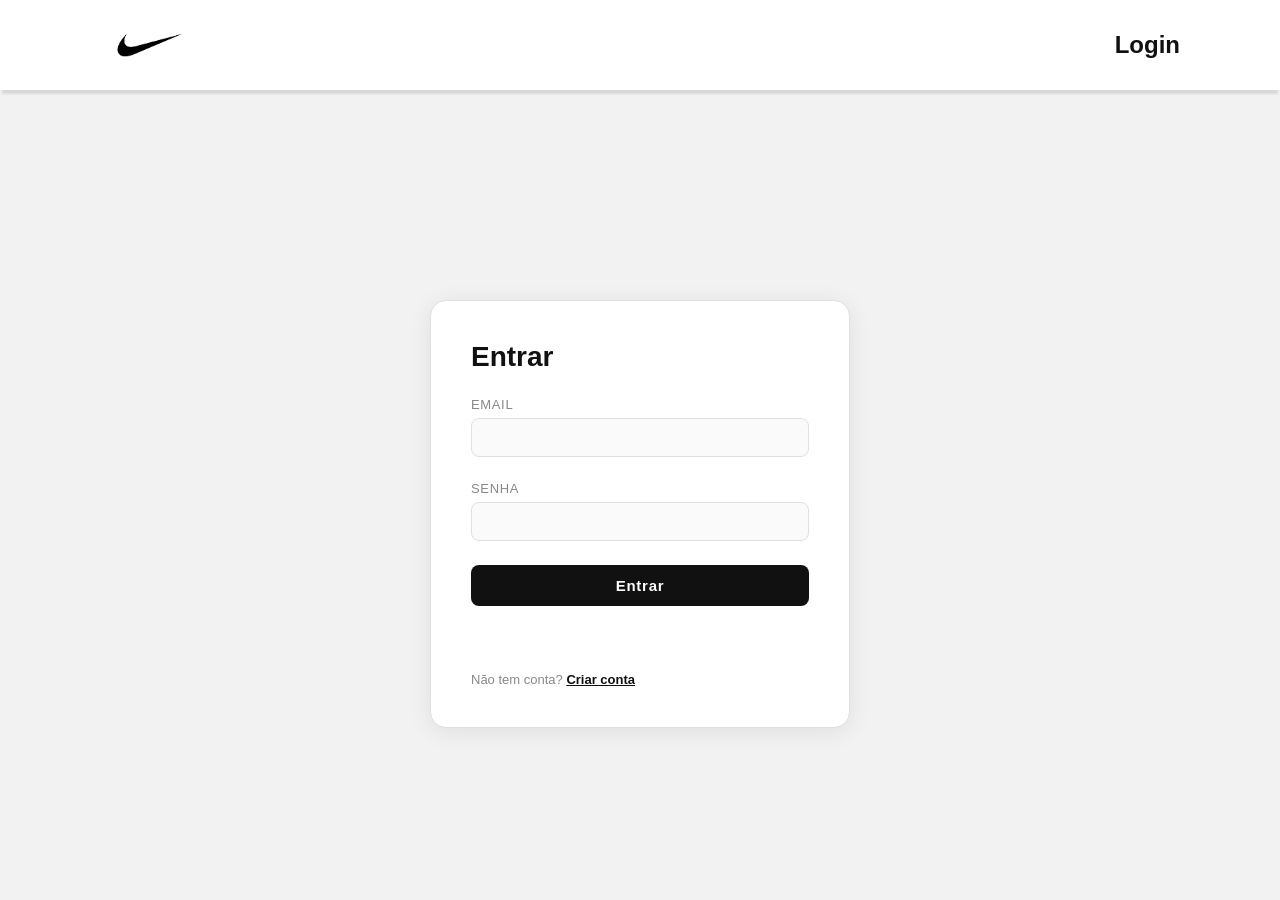
<file: public/login.html>
<!DOCTYPE html>
<html lang="pt-br">

<head>
    <meta charset="UTF-8">
    <meta name="viewport" content="width=device-width, initial-scale=1.0">
    <link rel="stylesheet" href="login.css">
    <title>Login</title>
</head>

<body>
    <nav>
        <div class="img-nav">
            <img style="display: inline; width: 110px;" src="assets/001_nike-logos-swoosh-black.png" alt="logo-nike" onclick="window.location.href='index.html'">
        </div>
        <h2 style="margin-right: 100px; cursor: pointer;" onclick="window.location.href='login.html'">Login</h2>
    </nav>
    <div class="signup-wrapper">
        <div class="formulario glass-card">
            <h1>Entrar</h1>

            <div class="campo">
                <label for="email_input_login">Email</label>
                <input type="email" id="email_input_login" required>
            </div>

            <div class="campo">
                <label for="senha_input_login">Senha</label>
                <input type="password" id="senha_input_login" required>
            </div>

            <div class="botao">
                <button type="button" onclick="entrar()">Entrar</button>
            </div>

            <span id="verificar_login" class="msg-erro"></span>

            <p class="rodape-form">
                Não tem conta?
                <span class="link-acao" onclick="window.location.href='cadastro.html'">Criar conta</span>
            </p>
        </div>
    </div>


    <script>
        var usuario = JSON.parse(sessionStorage.getItem("usuarioLogado"));
        if (usuario) {
            window.location.href = "escolhaGenero.html";
        }
    
    function entrar() {
        var email = document.getElementById("email_input_login").value.trim();
        var senha = document.getElementById("senha_input_login").value.trim();

        if (email == "" || senha == "") {
            document.getElementById("verificar_login").innerHTML = "Preencha todos os campos.";
            return;
        }

        fetch("http://localhost:3333/usuarios/autenticar", {
            method: "POST",
            headers: { "Content-Type": "application/json" },
            body: JSON.stringify({
                email: email,
                senha: senha
            })
        })
        .then(function(response) {
            if (response.ok) {
                return response.json();
            } else {
                document.getElementById("verificar_login").innerHTML = "Email e/ou senha inválidos.";
            }
        })
        .then(function(usuario) {
            if (usuario) {
                sessionStorage.setItem("usuarioLogado", JSON.stringify(usuario));
                window.location.href = "escolhaGenero.html";
            }
        })
        .catch(function(erro) {
            alert("Erro de conexão com o servidor.");
        });
    }
    </script>
    </body>

</html>
</file>
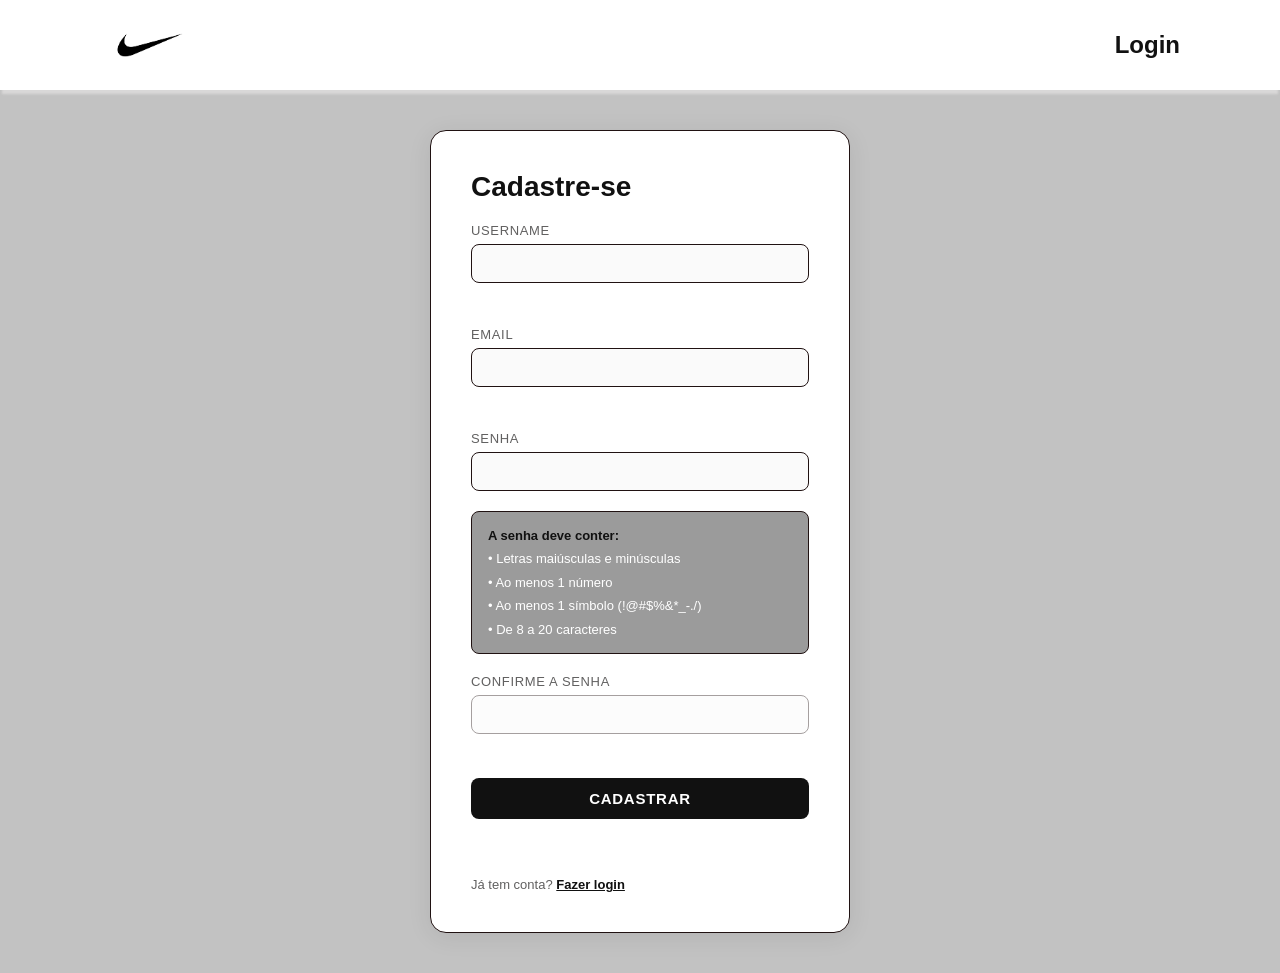
<file: Site/cadastro.html>
<!DOCTYPE html>
<html lang="pt-br">

<head>
    <meta charset="UTF-8">
    <meta name="viewport" content="width=device-width, initial-scale=1.0">
    <link rel="stylesheet" href="cadastro.css">
    <title>Cadastro</title>
</head>

<body>
    <nav>
        <div class="img-nav">
            <img style="display: inline; width: 110px;" src="assets/001_nike-logos-swoosh-black.png" alt="logo-nike" onclick="window.location.href='home.html'">
        </div>
        <h2 style="margin-right: 100px; cursor: pointer;" onclick="window.location.href='login.html'">Login</h2>
    </nav>
    <div class="signup-wrapper">
        <div class="formulario glass-card">
            <h1>Cadastre-se</h1>

            <div class="campo">
                <label for="username_input">Username</label>
                <input onblur="validarUsername()" id="username_input" type="text">
                <label id="label_validar_username" class="msg-erro"></label>
            </div>

            <div class="campo">
                <label for="email_input">Email</label>
                <input onblur="validarEmail()" id="email_input" type="text">
                <label id="label_validar_email" class="msg-erro"></label>
            </div>

            <div class="campo">
                <label for="senha_input">Senha</label>
                <input oninput="validarSenha()" id="senha_input" type="password" maxlength="20">
            </div>

            <div class="validacao-senha-mensagem">
                <label id="inicio_requisitos">A senha deve conter:</label>
                <label id="label_validar_letras">• Letras maiúsculas e minúsculas</label>
                <label id="label_validar_numeros">• Ao menos 1 número</label>
                <label id="label_validar_simbolos">• Ao menos 1 símbolo (!@#$%&*_-./)</label>
                <label id="label_validar_tamanho">• De 8 a 20 caracteres</label>
            </div>

            <div class="campo">
                <label for="confirmar_senha_input">Confirme a senha</label>
                <input disabled onblur="validarConfirmacao()" id="confirmar_senha_input" type="password">
                <label id="label_validar_cfmSenha" class="msg-erro"></label>
            </div>


            <div class="botao">
                <button onclick="cadastrar()" type="button">CADASTRAR</button>
            </div>

            <label id="label_verificar_campos" class="msg-erro"></label>

            <p class="rodape-form">
                Já tem conta?
                <span class="link-acao" onclick="window.location.href='login.html'">Fazer login</span>
            </p>
        </div>
    </div>

    <script>
        var username_input = document.getElementById("username_input");
        var senha_input = document.getElementById("senha_input");
        var confirmar_senha_input = document.getElementById("confirmar_senha_input");
        var email_input = document.getElementById("email_input");

        var label_validar_username = document.getElementById("label_validar_username");
        var label_validar_letras = document.getElementById("label_validar_letras");
        var label_validar_numeros = document.getElementById("label_validar_numeros");
        var label_validar_simbolos = document.getElementById("label_validar_simbolos");
        var label_validar_tamanho = document.getElementById("label_validar_tamanho");
        var label_validar_cfmSenha = document.getElementById("label_validar_cfmSenha");
        var label_validar_email = document.getElementById("label_validar_email");
        var label_verificar_campos = document.getElementById("label_verificar_campos");

        var usernameInvalido = true;
        var emailInvalido = true;
        var senhaInvalida = true;
        var cfmSenhaInvalido = true;

        var senha = "";
        var numerosPermitidos = "0123456789";


        function validarUsername() {
            var username = username_input.value.trim();

            if (username.length < 3) {
                usernameInvalido = true;
            } else {
                usernameInvalido = false;
            }

            if (usernameInvalido) { label_validar_username.innerHTML = "Digite um username válido (mínimo 3 caracteres)." } else { label_validar_username.innerHTML = "" }
        }

        function validarSenha() {
            senha = senha_input.value.trim();
            senhaInvalida = true;

            var temMaius = false;
            var temMinus = false;
            var temNum = false;
            var temSimb = false;
            var simbolos = "!@#$%&*_-./";

            for (var i = 0; i < senha.length; i++) {
                var char = senha[i];
                if (char >= "A" && char <= "Z") temMaius = true;
                if (char >= "a" && char <= "z") temMinus = true;
                if (numerosPermitidos.includes(char)) temNum = true;
                if (simbolos.includes(char)) temSimb = true;
            }

            if (temMaius && temMinus) { label_validar_letras.style.color = "#00ff00" } else { label_validar_letras.style.color = "#ffffff" }
            if (temNum) { label_validar_numeros.style.color = "#00ff00" } else { label_validar_numeros.style.color = "#ffffff" }
            if (temSimb) { label_validar_simbolos.style.color = "#00ff00" } else { label_validar_simbolos.style.color = "#ffffff" }
            if (senha.lenght >= 8 && senha.lenght <= 20) { label_validar_tamanho.style.color = "#00ff00" } else { label_validar_tamanho.style.color = "#ffffff" }


            if (temMaius && temMinus && temNum && temSimb && senha.length >= 8 && senha.length <= 20) {
                senhaInvalida = false;
                confirmar_senha_input.disabled = false;
            } else {
                confirmar_senha_input.disabled = true;
            }
        }

        function validarConfirmacao() {
            var cfm = confirmar_senha_input.value.trim();
            if (cfm === senha) {
                cfmSenhaInvalido = false;
                label_validar_cfmSenha.innerHTML = "";
            } else {
                cfmSenhaInvalido = true;
                label_validar_cfmSenha.innerHTML = "Senhas diferentes.";
            }
        }

        function validarEmail() {
            var email = email_input.value.trim();
            emailInvalido = true;

            if (!email.includes(" ") && (
                email.endsWith("@gmail.com") ||
                email.endsWith("@hotmail.com") ||
                email.endsWith("@outlook.com") ||
                email.endsWith("@sptech.school")
            )) {
                emailInvalido = false;
            }

            if(emailInvalido){label_validar_email.innerHTML = "Digite um email válido"} else {label_validar_email.innerHTML = ""}
        }
    </script>

</body>

</html>
</file>
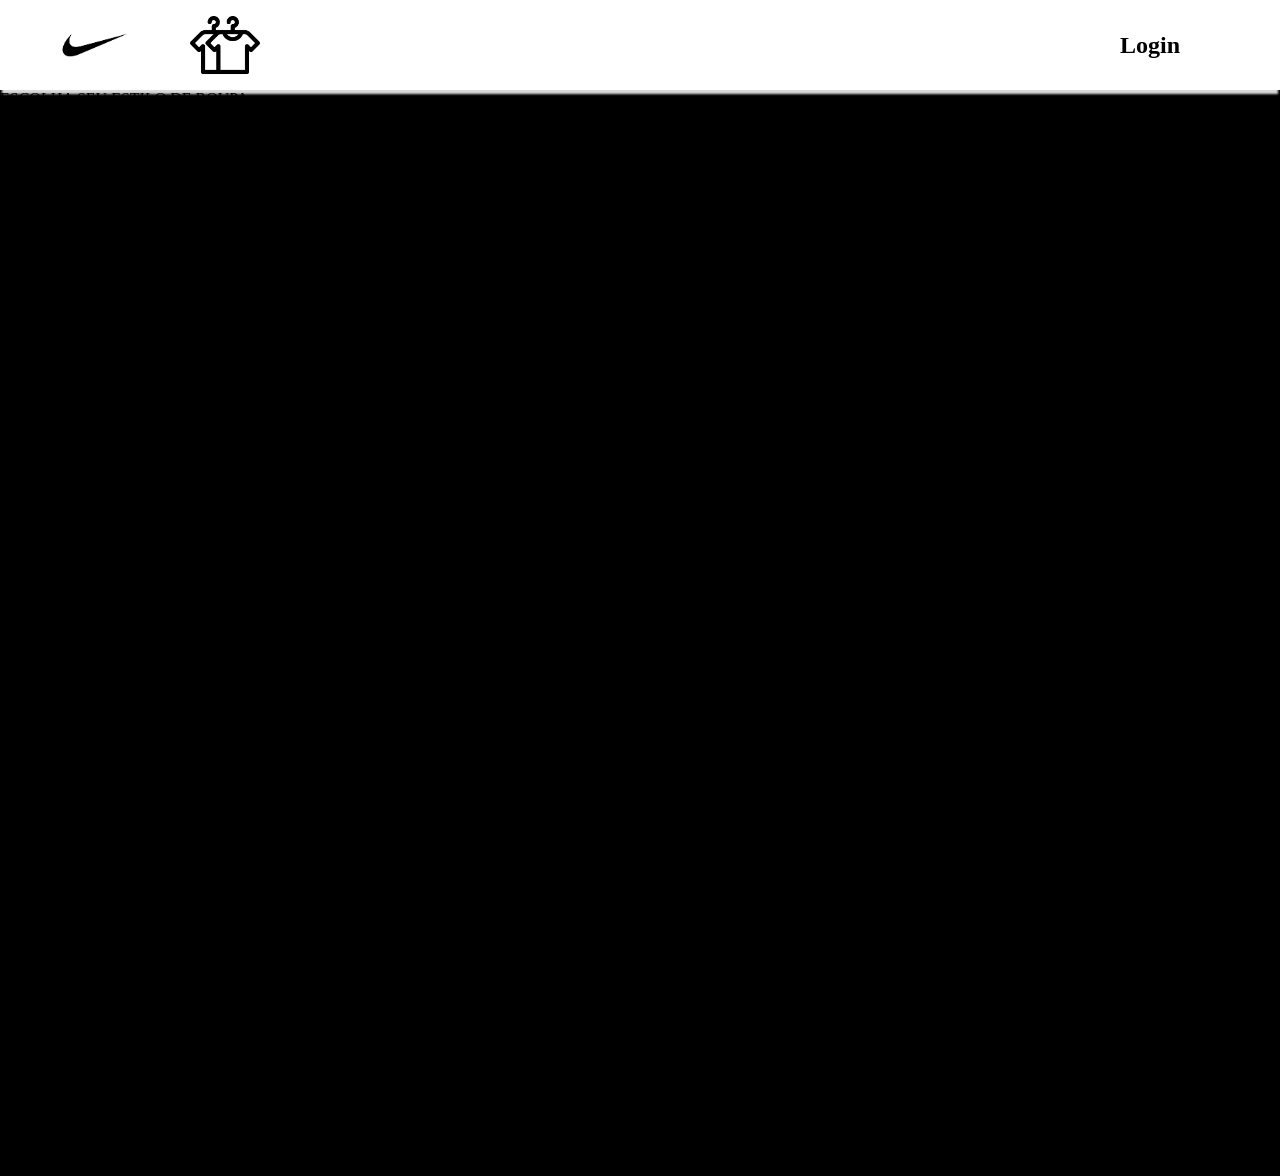
<file: Site/closet.html>
<!DOCTYPE html>
<html lang="en">
<head>
    <meta charset="UTF-8">
    <meta name="viewport" content="width=device-width, initial-scale=1.0">
    <link rel="stylesheet" href="closet.css">
    <link rel="preconnect" href="https://fonts.gstatic.com" crossorigin>
    <link href="https://fonts.googleapis.com/css2?family=Bebas+Neue&display=swap" rel="stylesheet">    
    <title>Document</title>
</head>
<body>
    <nav>
        <div class="img-nav">
            <img style="display: inline; width: 110px;" src="assets/001_nike-logos-swoosh-black.png" alt="logo-nike">
            <img style="display: inline; width: 70px; " src="assets/icon-closet.webp" alt="icon-closet" >
        </div>
        <h2 style="margin-right: 100px; cursor: pointer;" onclick="window.location.href='login.html'">Login</h2>
    </nav>
    <p class="titulo">ESCOLHA SEU ESTILO DE ROUPA</p>
    <div class="index">
        <div class="box">
            <img class="img-genero" src="assets/male.png" alt="" onclick="window.location.href='closetM.html'">
            <p>Masculino</p>
        </div>        
        <div class="box">
            <img class="img-genero" src="assets/female.png" alt="" onclick="window.location.href='closetF.html'">
            <p>Feminino</p>
        </div>
    </div>
</body>
</html>
</file>
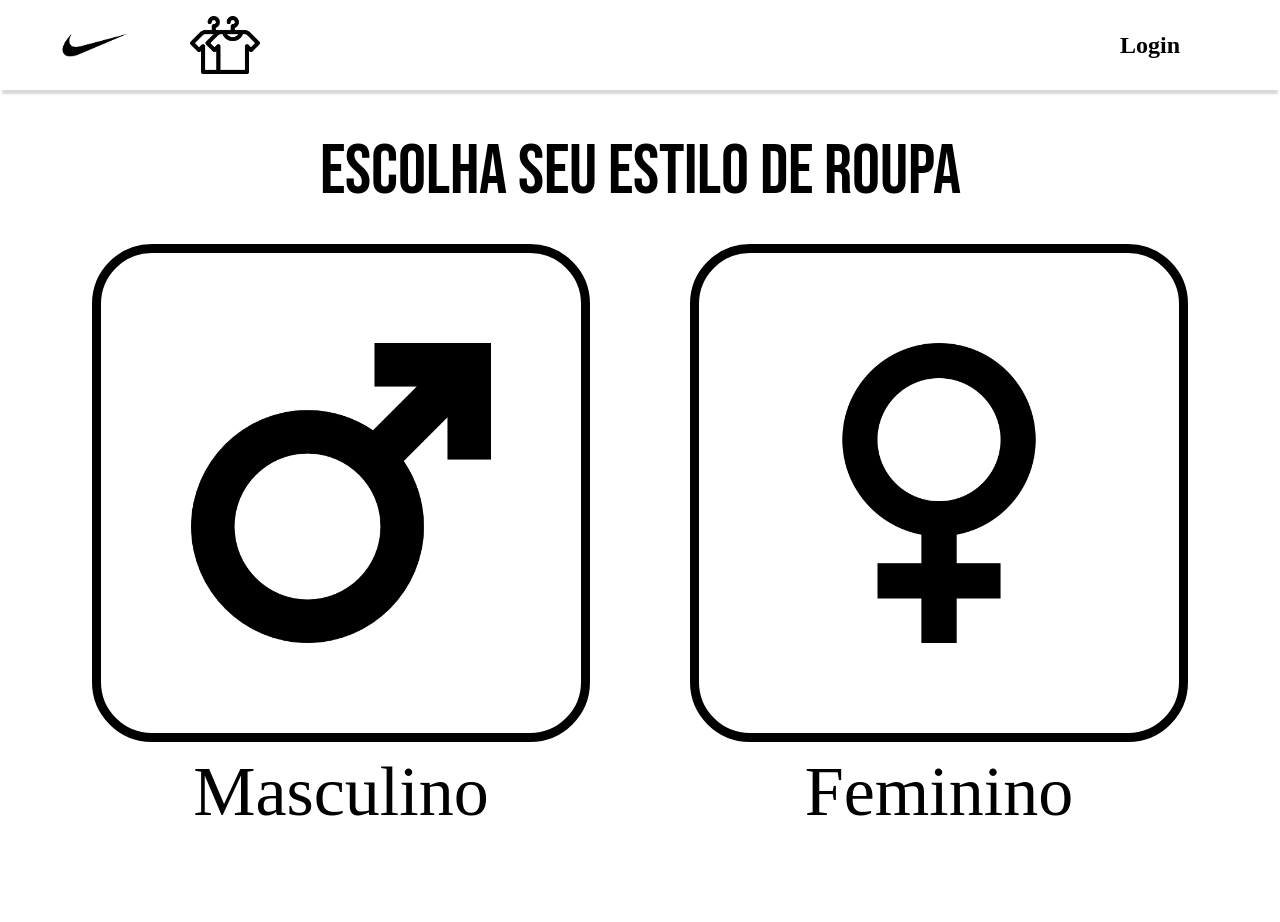
<file: Site/escolhaGenero.html>
<!DOCTYPE html>
<html lang="en">
<head>
    <meta charset="UTF-8">
    <meta name="viewport" content="width=device-width, initial-scale=1.0">
    <link rel="stylesheet" href="escolhaGenero.css">
    <link rel="preconnect" href="https://fonts.gstatic.com" crossorigin>
    <link href="https://fonts.googleapis.com/css2?family=Bebas+Neue&display=swap" rel="stylesheet">    
    <title>Document</title>
</head>
<body>
    <nav>
        <div class="img-nav">
            <img style="display: inline; width: 110px;" src="assets/001_nike-logos-swoosh-black.png" alt="logo-nike">
            <img style="display: inline; width: 70px; " src="assets/icon-closet.webp" alt="icon-closet" >
        </div>
        <h2 style="margin-right: 100px; cursor: pointer;" onclick="window.location.href='login.html'">Login</h2>
    </nav>
    <p class="titulo">ESCOLHA SEU ESTILO DE ROUPA</p>
    <div class="index">
        <div class="box">
            <img class="img-genero" src="assets/male.png" alt="" onclick="window.location.href='closetM.html'">
            <p>Masculino</p>
        </div>        
        <div class="box">
            <img class="img-genero" src="assets/female.png" alt="" onclick="window.location.href='closetF.html'">
            <p>Feminino</p>
        </div>
    </div>
</body>
</html>
</file>
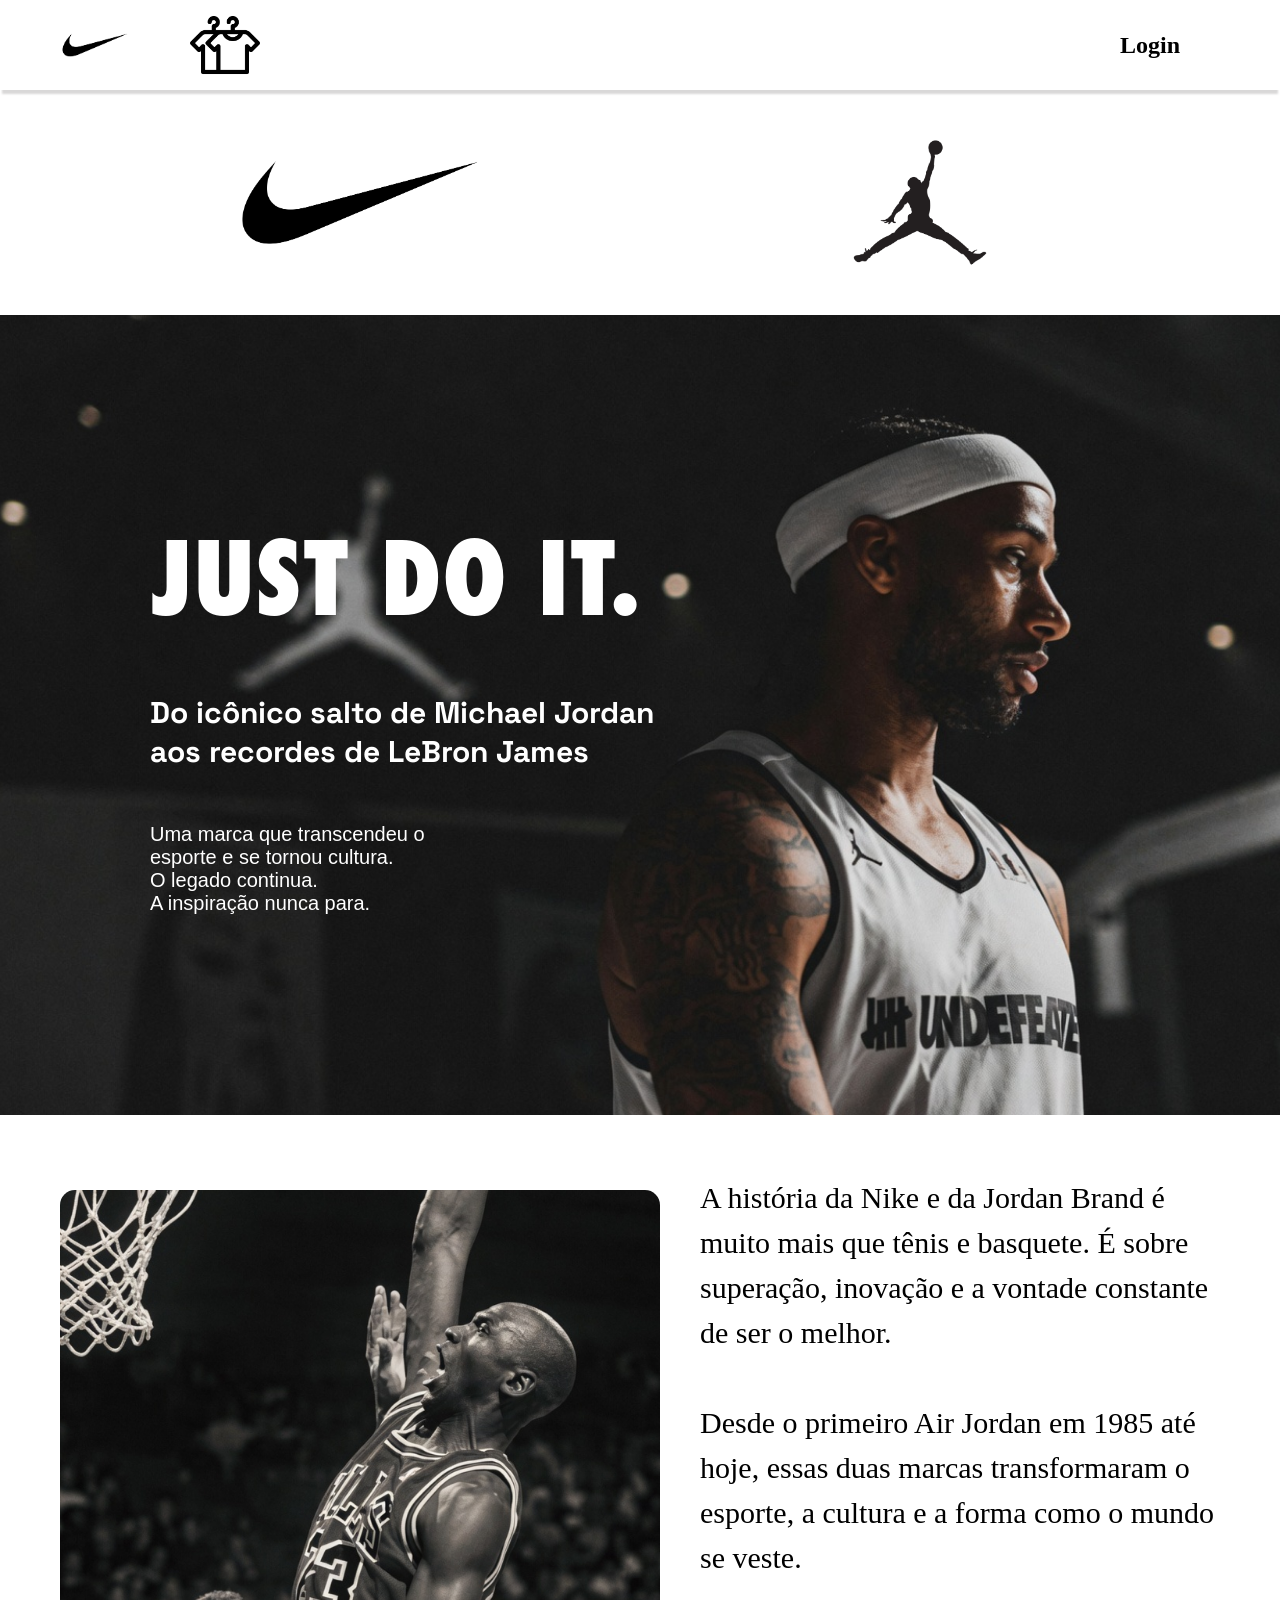
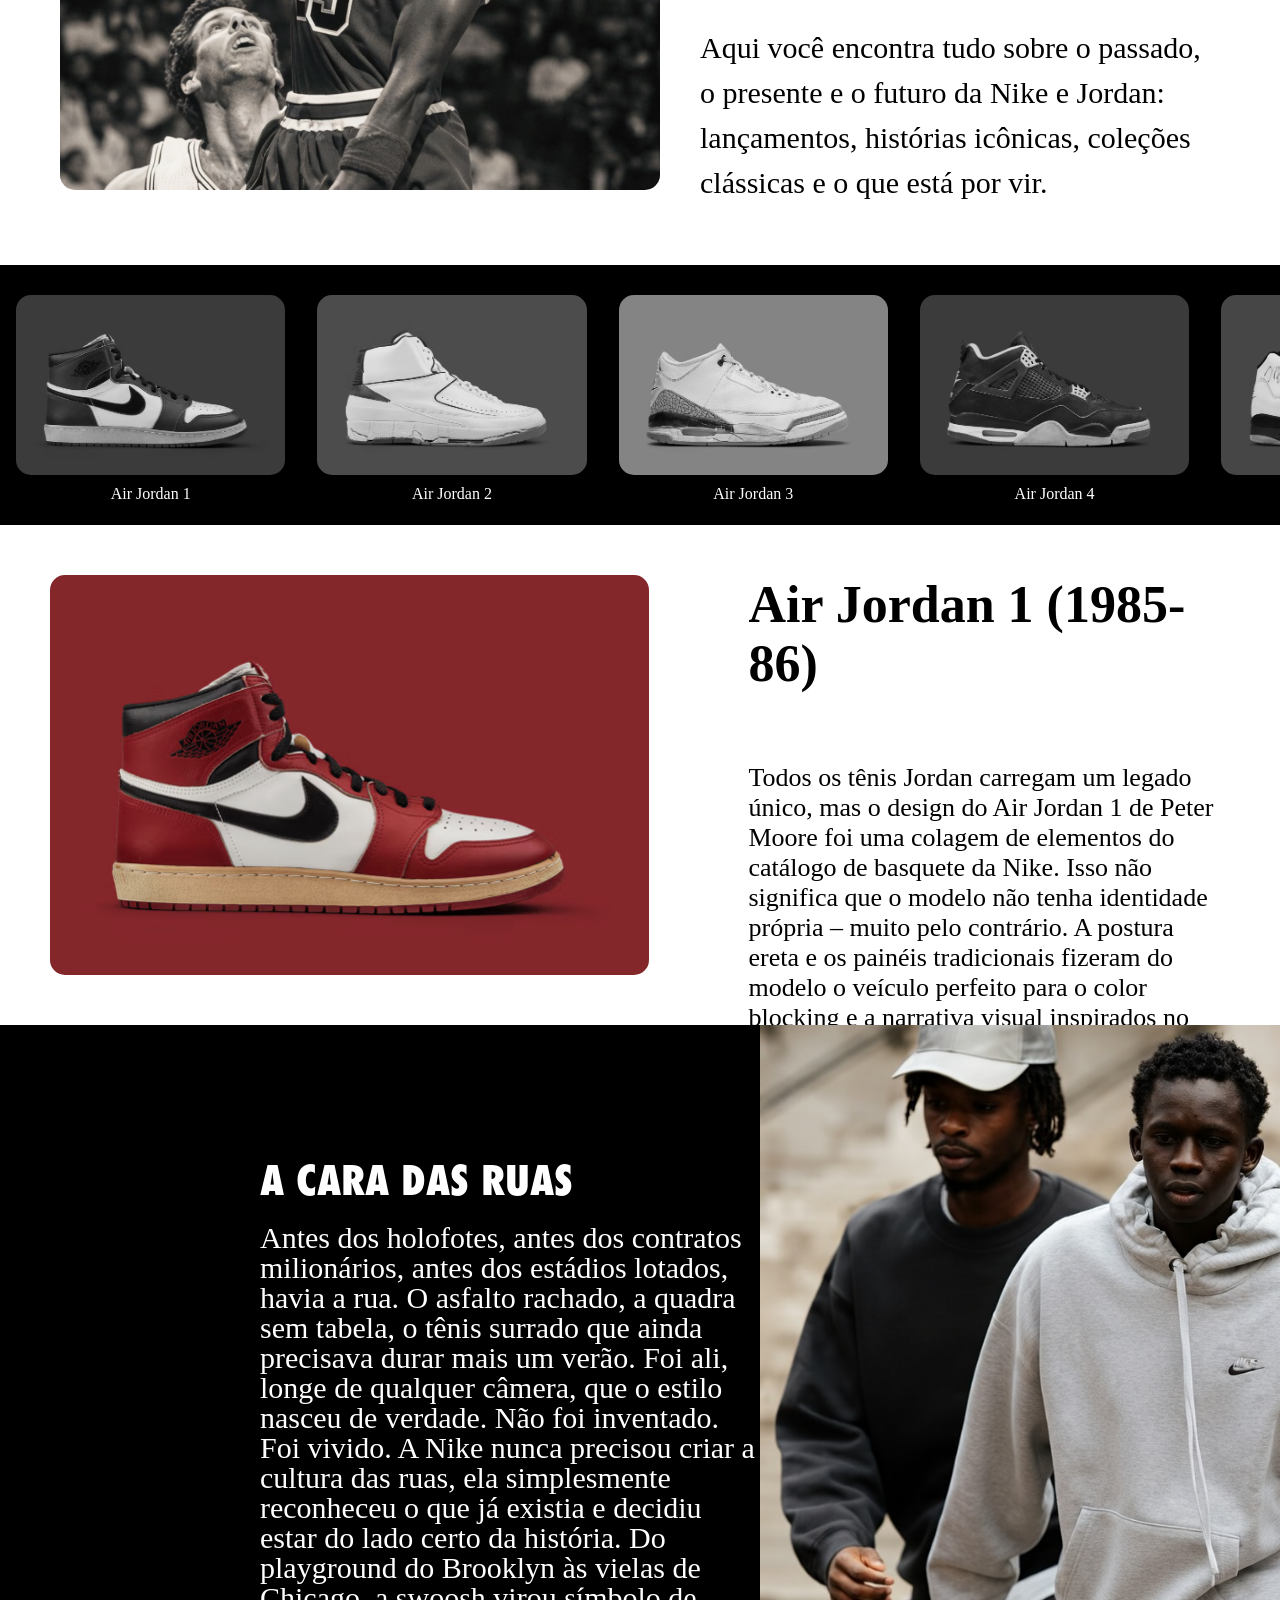
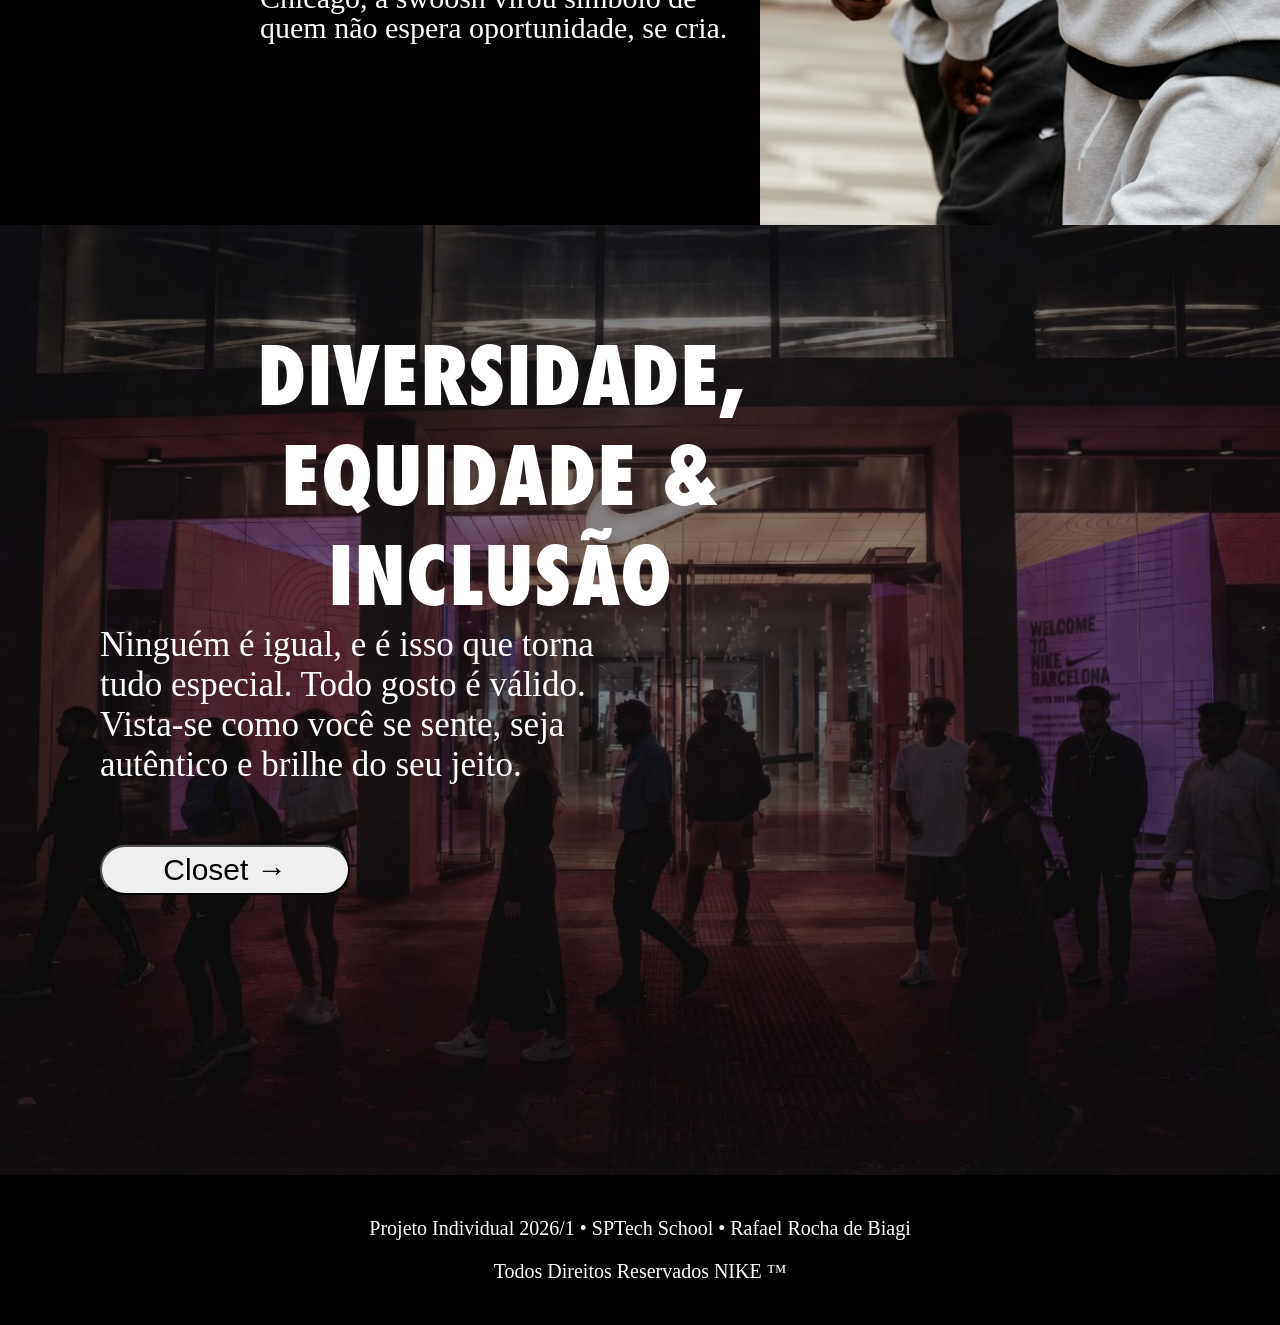
<file: Site/home.html>
<!DOCTYPE html>
<html lang="en">

<head>
  <meta charset="UTF-8">
  <meta name="viewport" content="width=device-width, initial-scale=1.0">
  <link rel="stylesheet" href="home.css">
  <link rel="preconnect" href="https://fonts.googleapis.com">
  <link rel="preconnect" href="https://fonts.gstatic.com" crossorigin>
  <link href="https://fonts.googleapis.com/css2?family=Bebas+Neue&display=swap" rel="stylesheet">
  <link href="https://fonts.googleapis.com/css2?family=Bebas+Neue&family=Space+Grotesk:wght@300..700&display=swap"
    rel="stylesheet">
  <title>Pagina Inicial</title>
</head>

<body>
  <nav>
    <div class="img-nav">
      <img style="display: inline; width: 110px;" src="assets/001_nike-logos-swoosh-black.png" alt="logo-nike">
      <img style="display: inline; width: 70px;" src="assets/icon-closet.webp" alt="icon-closet" onclick="window.location.href='closet.html'">
    </div>
    <h2 style="margin-right: 100px; cursor: pointer;" onclick="window.location.href='login.html'">Login</h2>
  </nav>
  <div class="logos-topo">
    <img style="width: 400px;" src="assets/001_nike-logos-swoosh-black.png" alt="logo-nike">
    <img style="width: 400px;" src="assets/005_nike-logos-jordan-black.png" alt="logo-jordan">
  </div>
  <div class="hero">
    <div class="texto-hero">
      <p class="titulo-hero">JUST DO IT.</p>
      <p class="subtitulo-hero"><b>Do icônico salto de Michael Jordan <br> aos recordes de LeBron James</b></p>
      <p class="texto-final-hero">Uma marca que transcendeu o <br>esporte e se tornou cultura. <br>O legado continua.
        <br>A inspiração nunca para.</p>
    </div>
  </div>
  <div class="home-section1">
    <img src="assets/MJordan.jpg" alt="" style="width: 600px; height: 600px; object-fit: cover; border-radius: 15px;">
    <p>
      A história da Nike e da Jordan Brand é muito mais que tênis e basquete.
      É sobre superação, inovação e a vontade constante de ser o melhor. <br><br>

      Desde o primeiro Air Jordan em 1985 até hoje, essas duas marcas transformaram o
      esporte, a cultura e a forma como o mundo se veste. <br><br>

      Aqui você encontra tudo sobre o passado, o presente e o futuro da Nike e Jordan:
      lançamentos, histórias icônicas, coleções clássicas e o que está por vir.
    </p>
  </div>
  <div class="carrossel-container">
    <div class="carrossel">
      <div class="carrossel-item" id="item1" onclick="getName1()"><img src="assets/tenis/aj1.avif" alt="">Air Jordan 1
      </div>
      <div class="carrossel-item" id="item2" onclick="getName2()"><img src="assets/tenis/aj2.avif" alt="">Air Jordan 2
      </div>
      <div class="carrossel-item" id="item3" onclick="getName3()"><img src="assets/tenis/aj3.avif" alt="">Air Jordan 3
      </div>
      <div class="carrossel-item" id="item4" onclick="getName4()"><img src="assets/tenis/aj4.avif" alt="">Air Jordan 4
      </div>
      <div class="carrossel-item" id="item5" onclick="getName5()"><img src="assets/tenis/aj5.avif" alt="">Air Jordan 5
      </div>
      <div class="carrossel-item" id="item6" onclick="getName6()"><img src="assets/tenis/aj6.avif" alt="">Air Jordan 6
      </div>
      <div class="carrossel-item" id="item7" onclick="getName7()"><img src="assets/tenis/aj7.avif" alt="">Air Jordan 7
      </div>
      <div class="carrossel-item" id="item8" onclick="getName8()"><img src="assets/tenis/aj8.avif" alt="">Air Jordan 8
      </div>
      <div class="carrossel-item" id="item9" onclick="getName9()"><img src="assets/tenis/aj9.avif" alt="">Air Jordan 9
      </div>
      <div class="carrossel-item" id="item10" onclick="getName10()"><img src="assets/tenis/aj10.avif" alt="">Air Jordan
        10</div>
      <div class="carrossel-item" id="item11" onclick="getName11()"><img src="assets/tenis/aj11.avif" alt="">Air Jordan
        11</div>
      <div class="carrossel-item" id="item12" onclick="getName12()"><img src="assets/tenis/aj12.avif" alt="">Air Jordan
        12</div>
      <div class="carrossel-item" id="item13" onclick="getName13()"><img src="assets/tenis/aj13.avif" alt="">Air Jordan
        13</div>
      <div class="carrossel-item" id="item14" onclick="getName14()"><img src="assets/tenis/aj14.avif" alt="">Air Jordan
        14</div>
      <div class="carrossel-item" id="item15" onclick="getName15()"><img src="assets/tenis/aj15.avif" alt="">Air Jordan
        15</div>
      <div class="carrossel-item" id="item16" onclick="getName16()"><img src="assets/tenis/aj16.avif" alt="">Air Jordan
        16</div>
      <div class="carrossel-item" id="item17" onclick="getName17()"><img src="assets/tenis/aj17.avif" alt="">Air Jordan
        17</div>
      <div class="carrossel-item" id="item18" onclick="getName18()"><img src="assets/tenis/aj18.avif" alt="">Air Jordan
        18</div>
      <div class="carrossel-item" id="item19" onclick="getName19()"><img src="assets/tenis/aj19.avif" alt="">Air Jordan
        19</div>
      <div class="carrossel-item" id="item20" onclick="getName20()"><img src="assets/tenis/aj20.avif" alt="">Air Jordan
        20</div>
      <div class="carrossel-item" id="item21" onclick="getName21()"><img src="assets/tenis/aj21.avif" alt="">Air Jordan
        21</div>
      <div class="carrossel-item" id="item22" onclick="getName22()"><img src="assets/tenis/aj22.avif" alt="">Air Jordan
        22</div>
      <div class="carrossel-item" id="item23" onclick="getName23()"><img src="assets/tenis/aj23.avif" alt="">Air Jordan
        23</div>
      <div class="carrossel-item" id="item24" onclick="getName24()"><img src="assets/tenis/aj24.avif" alt="">Air Jordan
        24</div>
      <div class="carrossel-item" id="item25" onclick="getName25()"><img src="assets/tenis/aj25.avif" alt="">Air Jordan
        25</div>
      <div class="carrossel-item" id="item26" onclick="getName26()"><img src="assets/tenis/aj26.avif" alt="">Air Jordan
        26</div>
      <div class="carrossel-item" id="item27" onclick="getName27()"><img src="assets/tenis/aj27.avif" alt="">Air Jordan
        27</div>
      <div class="carrossel-item" id="item28" onclick="getName28()"><img src="assets/tenis/aj28.avif" alt="">Air Jordan
        28</div>
      <div class="carrossel-item" id="item29" onclick="getName29()"><img src="assets/tenis/aj29.avif" alt="">Air Jordan
        29</div>
      <div class="carrossel-item" id="item30" onclick="getName30()"><img src="assets/tenis/aj30.avif" alt="">Air Jordan
        30</div>
      <div class="carrossel-item" id="item31" onclick="getName31()"><img src="assets/tenis/aj31.avif" alt="">Air Jordan
        31</div>
      <div class="carrossel-item" id="item32" onclick="getName32()"><img src="assets/tenis/aj32.avif" alt="">Air Jordan
        32</div>
      <div class="carrossel-item" id="item33" onclick="getName33()"><img src="assets/tenis/aj33.avif" alt="">Air Jordan
        33</div>
      <div class="carrossel-item" id="item34" onclick="getName34()"><img src="assets/tenis/aj34.avif" alt="">Air Jordan
        34</div>
      <div class="carrossel-item" id="item35" onclick="getName35()"><img src="assets/tenis/aj35.avif" alt="">Air Jordan
        35</div>
      <div class="carrossel-item" id="item36" onclick="getName36()"><img src="assets/tenis/aj36.avif" alt="">Air Jordan
        36</div>
      <div class="carrossel-item" id="item37" onclick="getName37()"><img src="assets/tenis/aj37.avif" alt="">Air Jordan
        37</div>
      <div class="carrossel-item" id="item38" onclick="getName38()"><img src="assets/tenis/aj38.avif" alt="">Air Jordan
        38</div>
      <div class="carrossel-item" id="item39" onclick="getName39()"><img src="assets/tenis/aj39.avif" alt="">Air Jordan
        39</div>
      <div class="carrossel-item" id="item40" onclick="getName40()"><img src="assets/tenis/aj40.avif" alt="">Air Jordan
        40</div>
      <!-- Repetir itens -->
      <div class="carrossel-item" id="item1" onclick="getName1()"><img src="assets/tenis/aj1.avif" alt="">Air Jordan 1
      </div>
      <div class="carrossel-item" id="item2" onclick="getName2()"><img src="assets/tenis/aj2.avif" alt="">Air Jordan 2
      </div>
      <div class="carrossel-item" id="item3" onclick="getName3()"><img src="assets/tenis/aj3.avif" alt="">Air Jordan 3
      </div>
      <div class="carrossel-item" id="item4" onclick="getName4()"><img src="assets/tenis/aj4.avif" alt="">Air Jordan 4
      </div>
      <div class="carrossel-item" id="item5" onclick="getName5()"><img src="assets/tenis/aj5.avif" alt="">Air Jordan 5
      </div>
      <div class="carrossel-item" id="item6" onclick="getName6()"><img src="assets/tenis/aj6.avif" alt="">Air Jordan 6
      </div>
      <div class="carrossel-item" id="item7" onclick="getName7()"><img src="assets/tenis/aj7.avif" alt="">Air Jordan 7
      </div>
      <div class="carrossel-item" id="item8" onclick="getName8()"><img src="assets/tenis/aj8.avif" alt="">Air Jordan 8
      </div>
      <div class="carrossel-item" id="item9" onclick="getName9()"><img src="assets/tenis/aj9.avif" alt="">Air Jordan 9
      </div>
      <div class="carrossel-item" id="item10" onclick="getName10()"><img src="assets/tenis/aj10.avif" alt="">Air Jordan
        10</div>
      <div class="carrossel-item" id="item11" onclick="getName11()"><img src="assets/tenis/aj11.avif" alt="">Air Jordan
        11</div>
      <div class="carrossel-item" id="item12" onclick="getName12()"><img src="assets/tenis/aj12.avif" alt="">Air Jordan
        12</div>
      <div class="carrossel-item" id="item13" onclick="getName13()"><img src="assets/tenis/aj13.avif" alt="">Air Jordan
        13</div>
      <div class="carrossel-item" id="item14" onclick="getName14()"><img src="assets/tenis/aj14.avif" alt="">Air Jordan
        14</div>
      <div class="carrossel-item" id="item15" onclick="getName15()"><img src="assets/tenis/aj15.avif" alt="">Air Jordan
        15</div>
      <div class="carrossel-item" id="item16" onclick="getName16()"><img src="assets/tenis/aj16.avif" alt="">Air Jordan
        16</div>
      <div class="carrossel-item" id="item17" onclick="getName17()"><img src="assets/tenis/aj17.avif" alt="">Air Jordan
        17</div>
      <div class="carrossel-item" id="item18" onclick="getName18()"><img src="assets/tenis/aj18.avif" alt="">Air Jordan
        18</div>
      <div class="carrossel-item" id="item19" onclick="getName19()"><img src="assets/tenis/aj19.avif" alt="">Air Jordan
        19</div>
      <div class="carrossel-item" id="item20" onclick="getName20()"><img src="assets/tenis/aj20.avif" alt="">Air Jordan
        20</div>
      <div class="carrossel-item" id="item21" onclick="getName21()"><img src="assets/tenis/aj21.avif" alt="">Air Jordan
        21</div>
      <div class="carrossel-item" id="item22" onclick="getName22()"><img src="assets/tenis/aj22.avif" alt="">Air Jordan
        22</div>
      <div class="carrossel-item" id="item23" onclick="getName23()"><img src="assets/tenis/aj23.avif" alt="">Air Jordan
        23</div>
      <div class="carrossel-item" id="item24" onclick="getName24()"><img src="assets/tenis/aj24.avif" alt="">Air Jordan
        24</div>
      <div class="carrossel-item" id="item25" onclick="getName25()"><img src="assets/tenis/aj25.avif" alt="">Air Jordan
        25</div>
      <div class="carrossel-item" id="item26" onclick="getName26()"><img src="assets/tenis/aj26.avif" alt="">Air Jordan
        26</div>
      <div class="carrossel-item" id="item27" onclick="getName27()"><img src="assets/tenis/aj27.avif" alt="">Air Jordan
        27</div>
      <div class="carrossel-item" id="item28" onclick="getName28()"><img src="assets/tenis/aj28.avif" alt="">Air Jordan
        28</div>
      <div class="carrossel-item" id="item29" onclick="getName29()"><img src="assets/tenis/aj29.avif" alt="">Air Jordan
        29</div>
      <div class="carrossel-item" id="item30" onclick="getName30()"><img src="assets/tenis/aj30.avif" alt="">Air Jordan
        30</div>
      <div class="carrossel-item" id="item31" onclick="getName31()"><img src="assets/tenis/aj31.avif" alt="">Air Jordan
        31</div>
      <div class="carrossel-item" id="item32" onclick="getName32()"><img src="assets/tenis/aj32.avif" alt="">Air Jordan
        32</div>
      <div class="carrossel-item" id="item33" onclick="getName33()"><img src="assets/tenis/aj33.avif" alt="">Air Jordan
        33</div>
      <div class="carrossel-item" id="item34" onclick="getName34()"><img src="assets/tenis/aj34.avif" alt="">Air Jordan
        34</div>
      <div class="carrossel-item" id="item35" onclick="getName35()"><img src="assets/tenis/aj35.avif" alt="">Air Jordan
        35</div>
      <div class="carrossel-item" id="item36" onclick="getName36()"><img src="assets/tenis/aj36.avif" alt="">Air Jordan
        36</div>
      <div class="carrossel-item" id="item37" onclick="getName37()"><img src="assets/tenis/aj37.avif" alt="">Air Jordan
        37</div>
      <div class="carrossel-item" id="item38" onclick="getName38()"><img src="assets/tenis/aj38.avif" alt="">Air Jordan
        38</div>
      <div class="carrossel-item" id="item39" onclick="getName39()"><img src="assets/tenis/aj39.avif" alt="">Air Jordan
        39</div>
      <div class="carrossel-item" id="item40" onclick="getName40()"><img src="assets/tenis/aj40.avif" alt="">Air Jordan
        40</div>
    </div>
  </div>
  <div class="detalhamento">
    <div class="container">
      <img id="imagemDetalhamento" src="assets/tenis/aj1.avif" alt="">
      <div>
        <h1 id="tituloDetalhamento">Air Jordan 1 (1985-86)</h1>
        <p id="textoDetalhamento">Todos os tênis Jordan carregam um legado único, mas o design do Air Jordan 1 de Peter
          Moore foi uma colagem de elementos do catálogo de basquete da Nike. Isso não significa que o modelo não tenha
          identidade própria – muito pelo contrário. A postura ereta e os painéis tradicionais fizeram do modelo o
          veículo perfeito para o color blocking e a narrativa visual inspirados no Chicago Bulls . E graças à mitologia
          "Banned" magistralmente construída, que cresce a cada relançamento e releitura , a aura de rebeldia do AJ1 se
          enraizou profundamente na psique dos sneakerheads.</p>
      </div>
    </div>
  </div>
  <div class="home-section2">
    <div style="padding-left: 260px; padding-top: 130px;">
      <p class="title">A CARA DAS RUAS</p><br>
      <p class="texto">Antes dos holofotes, antes dos contratos milionários, antes dos estádios lotados, havia a rua. O
        asfalto rachado, a quadra sem tabela, o tênis surrado que ainda precisava durar mais um verão. Foi ali, longe de
        qualquer câmera, que o estilo nasceu de verdade. Não foi inventado. Foi vivido. A Nike nunca precisou criar a
        cultura das ruas, ela simplesmente reconheceu o que já existia e decidiu estar do lado certo da história. Do
        playground do Brooklyn às vielas de Chicago, a swoosh virou símbolo de quem não espera oportunidade, se cria.
      </p>
    </div>

    <div style="width: 700px; height: 800px; overflow: hidden; flex-shrink: 0;margin-left: auto;">
      <img src="assets/foto-section-2.jpg" alt=""
        style="width: 100%; height: 100%; object-fit: cover; object-position: top-center;">
    </div>
  </div>
  <div class="home-section3">
    <h1>DIVERSIDADE, EQUIDADE & INCLUSÃO</h1>
    <p>Ninguém é igual, e é isso que torna tudo especial. Todo gosto é válido. Vista-se como você se sente, seja
      autêntico e brilhe do seu jeito. <br><br>
      <button onclick="window.location.href='login.html'">Closet →</button>
    </p>
  </div>
  <div class="footer">
    <p>Projeto Individual 2026/1 • SPTech School • Rafael Rocha de Biagi</p>
    <p>Todos Direitos Reservados NIKE ™</p>
  </div>
</body>

</html>
<script>
  const jordans = [
    {
      numero: 1,
      titulo: "Air Jordan 1 (1985-86)",
      texto: `Todos os tênis Jordan carregam um legado único, mas o design do Air Jordan 1 de Peter Moore foi uma colagem de elementos do catálogo de basquete da Nike. Isso não significa que o modelo não tenha identidade própria – muito pelo contrário. A postura ereta e os painéis tradicionais fizeram do modelo o veículo perfeito para o color blocking e a narrativa visual inspirados no Chicago Bulls . E graças à mitologia "Banned" magistralmente construída, que cresce a cada relançamento e releitura , a aura de rebeldia do AJ1 se enraizou profundamente na psique dos sneakerheads.`,
      imagem: "assets/tenis/aj1.avif"
    }, {
      numero: 2,
      titulo: "Air Jordan 2 (1986-87)",
      texto: `Projetado por Bruce Kilgore o criador do Air Force 1 e fabricado na Itália, o Air Jordan 2 rompeu com a estética esportiva tradicional ao abraçar o luxo. Foi o primeiro modelo sem o Swoosh visível no cabedal, apostando em linhas limpas, couro premium e detalhes em pele de cobra no calcanhar. Seu lançamento coincidiu com uma fratura no pé de Michael Jordan, o que comprometeu as vendas, mas não apagou a relevância histórica do modelo como o primeiro Jordan a unir moda de luxo e basquete.`,
      imagem: "assets/tenis/aj2.avif"
    }, {
      numero: 3,
      titulo: "Air Jordan 3 (1988)",
      texto: `O Air Jordan 3 é um marco absoluto na história da linha. Foi o primeiro modelo criado por Tinker Hatfield, que passaria a ser o designer predominante da série. Hatfield introduziu o "elephant print" no couro, a unidade de Air visível na entressola uma novidade para a época e, talvez o mais importante, o logotipo Jumpman, que se tornaria o símbolo definitivo da Jordan Brand. Jordan quase migrou para a Adidas antes deste lançamento; o AJ3 o convenceu a ficar.`,
      imagem: "assets/tenis/aj3.avif"
    }, {
      numero: 4,
      titulo: "Air Jordan 4 (1989)",
      texto: `Hatfield continuou expandindo o vocabulário visual da linha com o Air Jordan 4, apresentando abas de suporte lateral que simulavam asas e uma malha respirável no cabedal. Foi o primeiro modelo Jordan comercializado internacionalmente, abrindo o mercado global da marca. O tênis ganhou projeção cultural ao aparecer no clipe de "Mars Blackmon" com Spike Lee, e Jordan o calçou em uma de suas partidas mais icônicas, o famoso jogo dos 63 pontos contra os Celtics.`,
      imagem: "assets/tenis/aj4.avif"
    }, {
      numero: 5,
      titulo: "Air Jordan 5 (1990)",
      texto: `Inspirado nos aviões de caça da Segunda Guerra Mundial, o Air Jordan 5 trouxe uma entressola translúcida e um sistema de amarração inovador chamado "lace lock", que permitia travar o cadarço com maior firmeza. Os dentes de tubarão na entressola tornaram-se um dos detalhes mais reconhecíveis de toda a linha. O modelo também apareceu no guarda-roupa de Will Smith na série "Um Maluco no Pedaço", o que ampliou sua presença cultural muito além das quadras.`,
      imagem: "assets/tenis/aj5.avif"
    }, {
      numero: 6,
      titulo: "Air Jordan 6 (1991)",
      texto: `Com o Air Jordan 6, Tinker Hatfield se inspirou nos carros esportivos que Michael Jordan colecionava em especial os de origem alemã. O modelo foi o primeiro a ter uma biqueira de borracha reforçada e uma alça no calcanhar para facilitar o calce. Jordan usou o AJ6 para conquistar seu primeiro título da NBA com o Chicago Bulls em 1991, tornando o tênis inseparável desse momento histórico. Também foi o modelo preferido do próprio Jordan por muito tempo.`,
      imagem: "assets/tenis/aj6.avif"
    }, {
      numero: 7,
      titulo: "Air Jordan 7 (1992)",
      texto: `O Air Jordan 7 introduziu a tecnologia "huarache" na linha, com um sistema de ajuste interno que envolvia o pé de forma mais precisa, dispensando o suporte tradicional de couro rígido. O design foi inspirado nas culturas africana e asteca, refletindo a crescente influência global de Jordan. O modelo foi o tênis oficial da equipe americana nos Jogos Olímpicos de Barcelona em 1992 o lendário "Dream Team" e carrega o número 23 do dorsal de Jordan nos elementos internos.`,
      imagem: "assets/tenis/aj7.avif"
    }, {
      numero: 8,
      titulo: "Air Jordan 8 (1993)",
      texto: `O Air Jordan 8 é o mais robusto e agressivo dos modelos clássicos, com duas tiras cruzadas de velcro no cabedal que ofereciam suporte máximo ao tornozelo. O design remetia à potência física e à presença intimidante de Jordan em quadra. Foi o tênis da temporada em que os Bulls conquistaram seu terceiro campeonato consecutivo, completando o primeiro three-peat da era MJ. Hatfield o projetou com uma estrutura mais densa e sola reforçada, refletindo o domínio absoluto de Jordan naquele período.`,
      imagem: "assets/tenis/aj8.avif"
    }, {
      numero: 9,
      titulo: "Air Jordan 9 (1993-94)",
      texto: `O Air Jordan 9 é o primeiro modelo da linha lançado enquanto Michael Jordan estava aposentado ele havia anunciado sua saída da NBA após o assassinato de seu pai. Com a ausência de MJ nas quadras, a Nike voltou o conceito do modelo para uma homenagem à globalização da marca, incorporando inscrições em doze idiomas diferentes na entressola externa. O design ficou a cargo de Tinker Hatfield e Mark Smith, com ênfase em performance e construção sólida.`,
      imagem: "assets/tenis/aj9.avif"
    }, {
      numero: 10,
      titulo: "Air Jordan 10 (1994-95)",
      texto: `Lançado durante o período em que Jordan tentava a carreira no beisebol, o Air Jordan 10 prestou homenagem à trajetória do atleta com uma linha do tempo impressa na sola, listando as conquistas mais importantes de sua carreira. Quando Jordan retornou à NBA em março de 1995 com a famosa mensagem de duas palavras "I'm back", o AJ10 já estava nas lojas tornando-se o tênis que marcou esse retorno histórico, mesmo sem ter sido criado especificamente para ele.`,
      imagem: "assets/tenis/aj10.avif"
    }, {
      numero: 11,
      titulo: "Air Jordan 11 (1995-96)",
      texto: `Considerado por muitos o melhor Air Jordan já feito, o AJ11 foi projetado por Tinker Hatfield para o retorno definitivo de Jordan à NBA. O couro envernizado na lateral um material nunca antes usado em um tênis de basquete combinado com malha balística, placa de fibra de carbono e sola translúcida criou um visual simultaneamente esportivo e formal. Jordan o usou durante o campeonato de 1996 e no filme Space Jam. O próprio Hatfield considera o AJ11 sua obra-prima.`,
      imagem: "assets/tenis/aj11.avif"
    }, {
      numero: 12,
      titulo: "Air Jordan 12 (1996-97)",
      texto: `O Air Jordan 12 foi o primeiro modelo lançado sob a recém-criada Jordan Brand, em 1997. Hatfield inspirou-se na bandeira japonesa e nos detalhes do quimono para criar a trama dourada do cabedal. Foi também o primeiro da linha a incorporar a tecnologia Zoom Air na entressola. O modelo ficou eternamente associado ao "Flu Game" a partida em que Jordan, com febre alta, marcou 38 pontos contra o Utah Jazz nas Finais da NBA e conquistou o quinto título da sua carreira.`,
      imagem: "assets/tenis/aj12.avif"
    }, {
      numero: 13,
      titulo: "Air Jordan 13 (1997-98)",
      texto: `Projetado com base no segundo apelido de Michael Jordan "Black Cat" o Air Jordan 13 incorporou elementos que remetiam à agilidade e ao instinto felino. O ponto de apoio circular na sola simulava a pata de uma pantera, e um holograma com o olho de gato foi inserido na lateral. O modelo acompanhou Jordan na conquista do sexto e último título da NBA, em 1998, e apareceu no filme "He Got Game" de Spike Lee. É dos designs mais elaborados de toda a série.`,
      imagem: "assets/tenis/aj13.avif"
    }, {
      numero: 14,
      titulo: "Air Jordan 14 (1998-99)",
      texto: `Inspirado no Ferrari 550 Maranello carro que Michael Jordan possuía o Air Jordan 14 traduziu a velocidade e aerodinâmica italiana para o design de um tênis de basquete. O logotipo da Ferrari chegou a aparecer em algumas versões do modelo. Jordan o calçou no momento mais icônico de sua carreira: o "The Last Shot" nas Finais de 1998 contra o Utah Jazz, o arremesso decisivo que rendeu seu sexto título e seu último jogo pelos Bulls. Poucos dias depois, ele se aposentou pela segunda vez.`,
      imagem: "assets/tenis/aj14.avif"
    }, {
      numero: 15,
      titulo: "Air Jordan 15 (1999-2000)",
      texto: `O Air Jordan 15 foi o primeiro modelo lançado após a segunda aposentadoria de Jordan, sem que ele o tivesse calçado em quadra. Inspirado no design de aeronaves furtivas, o modelo apresentava linhas agressivas e uma aba na língua que remetia ao hábito de Jordan de deixar a língua para fora durante as jogadas. O próprio Tinker Hatfield mais tarde expressou arrependimento com o resultado final, considerando-o seu design menos favorito de toda a linha.`,
      imagem: "assets/tenis/aj15.avif"
    }, {
      numero: 16,
      titulo: "Air Jordan 16 (2001)",
      texto: `O Air Jordan 16 chegou com um elemento inédito: uma sobreposta removível de tela chamada de "spat" que cobria o cabedal e dava ao tênis uma aparência completamente diferente com ou sem o acessório. O design foi influenciado por carros de corrida e ambientes de alta performance. Foi lançado no mesmo ano em que Jordan voltaria à NBA pela terceira e última vez, desta vez pelo Washington Wizards, mas o modelo não foi desenhado com esse retorno em mente.`,
      imagem: "assets/tenis/aj16.avif"
    }, {
      numero: 17,
      titulo: "Air Jordan 17 (2002)",
      texto: `O Air Jordan 17 chegou com uma proposta sofisticada: o tênis era vendido dentro de uma maleta de alumínio estilo porta-documentos, acompanhado de um CD-ROM com conteúdo exclusivo sobre a linha Air Jordan. O design foi inspirado no jazz, com padrões musicais gravados no couro. Foi o modelo que Jordan usou em boa parte de sua última temporada pelo Washington Wizards, antes de sua aposentadoria definitiva em 2003.`,
      imagem: "assets/tenis/aj17.avif"
    }, {
      numero: 18,
      titulo: "Air Jordan 18 (2003)",
      texto: `Lançado durante a última temporada de Michael Jordan na NBA pelo Washington Wizards o Air Jordan 18 foi o último modelo que ele efetivamente usou em quadra como jogador ativo. A inspiração veio novamente dos carros esportivos italianos, e a versão "Black Royal" foi comercializada com uma toalha personalizada, escova para o tênis e um manual do motorista. No dia 16 de abril de 2003, Jordan jogou sua última partida da NBA calçando o AJ18.`,
      imagem: "assets/tenis/aj18.avif"
    }, {
      numero: 19,
      titulo: "Air Jordan 19 (2004)",
      texto: `Primeiro modelo totalmente pós-aposentadoria definitiva de Jordan, o AJ19 foi concebido sem a pressão de performance em quadra como referência direta. O design apresentava motivos de cobra no cabedal e uma placa de fibra de carbono integrada à entressola, mantendo o alto nível técnico da série. Com Jordan afastado das quadras, a Jordan Brand começou a articular novos atletas embaixadores para sustentar a linha em campo.`,
      imagem: "assets/tenis/aj19.avif"
    }, {
      numero: 20,
      titulo: "Air Jordan 20 (2005)",
      texto: `Com Michael Jordan mergulhado em sua nova paixão pelas motos, o Air Jordan 20 bebeu dessa influência: o design foi inspirado em calçados de motociclismo de baixo perfil, com uma construção mais baixa e linhas aerodinâmicas. O cabedal apresentava detalhes gravados com referências à trajetória de Jordan. Foi o primeiro modelo a homenagear explicitamente uma fase da vida pós-esporte do atleta, sinalizando que a linha havia crescido além das quadras.`,
      imagem: "assets/tenis/aj20.avif"
    }, {
      numero: 21,
      titulo: "Air Jordan 21 (2006)",
      texto: `Projetado por D'Wayne Edwards, o Air Jordan 21 foi um dos modelos de maior refinamento estético da série pós-aposentadoria. Com um calcanhar de fibra de carbono exposto e detalhes em couro de alta qualidade, o AJ21 dialogava com a estética de luxo que MJ sempre cultivou fora das quadras. Edwards trouxe uma visão diferente da de Hatfield, mas igualmente comprometida com a sofisticação técnica e visual que a marca havia estabelecido ao longo dos anos.`,
      imagem: "assets/tenis/aj21.avif"
    }, {
      numero: 22,
      titulo: "Air Jordan 22 (2007)",
      texto: `Inspirado no caça militar F-22 Raptor, o Air Jordan 22 explorou a estética de alta tecnologia e performance aérea. O comercial de lançamento foi dirigido por Spike Lee, reativando a parceria cultural histórica entre Jordan Brand e o cineasta. O modelo apresentava uma construção complexa com camadas de materiais sintéticos de alto desempenho e foi um dos mais ousados visualmente do período entre o AJ19 e o retorno de Hatfield ao comando do projeto.`,
      imagem: "assets/tenis/aj22.avif"
    }, {
      numero: 23,
      titulo: "Air Jordan 23 (2008)",
      texto: `Para o 23° modelo número que é também o dorsal eterno de Michael Jordan Tinker Hatfield retornou ao projeto com uma proposta altamente simbólica. O padrão de tração da sola foi modelado a partir da impressão digital do próprio Jordan, que também aparece na parte inferior da língua. O modelo foi lançado inicialmente em apenas 23 pares para reforçar o simbolismo. Foi também o primeiro tênis de basquete da história a receber certificação ambiental, com processos de fabricação sustentáveis.`,
      imagem: "assets/tenis/aj23.avif"
    }, {
      numero: 24,
      titulo: "Air Jordan 24 (2009)",
      texto: `Com o AJ23, a Jordan Brand encerrou a numeração romana e passou a batizar os modelos com o ano de lançamento. O Air Jordan 2009 foi projetado por Jason Mayden e foi o primeiro da linha a incorporar a tecnologia Flywire da Nike, que usava fios de alta resistência para oferecer suporte estrutural com peso mínimo. O design mais limpo e tecnológico sinalizava a direção que a marca tomaria na década seguinte, priorizando performance de ponta sobre referências históricas.`,
      imagem: "assets/tenis/aj24.avif"
    }, {
      numero: 25,
      titulo: "Air Jordan 25 (2010)",
      texto: `Lançado durante as comemorações dos 25 anos da linha Air Jordan, o Air Jordan 2010 apresentou um sistema de personalização com palmilhas intercambiáveis permitindo ao usuário adaptar o nível de amortecimento conforme o estilo de jogo. Foi o segundo modelo com a nomenclatura por ano e carregou o peso simbólico do aniversário da marca, com elementos visuais que dialogavam com a história da linha sem reproduzi-la diretamente.`,
      imagem: "assets/tenis/aj25.avif"
    }, {
      numero: 26,
      titulo: "Air Jordan 26 (2011)",
      texto: `O Air Jordan 26 trouxe de volta a silhueta que remetia visualmente ao AJ11 um dos mais amados da história enquanto avançava tecnologicamente com palmilhas intercambiáveis de dois tipos: uma vermelha para potência e uma azul para velocidade e agilidade. O sistema "Quick" e "Explosive" permitia que o atleta escolhesse o amortecimento ideal para cada situação de jogo, tornando o modelo um dos mais versáteis do período.`,
      imagem: "assets/tenis/aj26.avif"
    }, {
      numero: 27,
      titulo: "Air Jordan 27 (2012)",
      texto: `O Air Jordan 27 levou a modularidade ao extremo: seis configurações diferentes eram possíveis graças a dois tipos de cano alto e baixo combinados com três opções distintas de palmilha. O slogan "One Shoe, Three Flights" resumia bem a proposta. Foi o último modelo da Nike Jordan a ser batizado com o ano de lançamento; a partir do próximo modelo, a marca retomou a numeração sequencial com algarismos romanos.`,
      imagem: "assets/tenis/aj27.avif"
    }, {
      numero: 28,
      titulo: "Air Jordan 28 (2013)",
      texto: `O Air Jordan 28 marcou a volta à numeração romana e trouxe um dos designs mais radicais de toda a história da linha. Um zíper no cano permitia abrir e fechar uma camada que envolvia o tornozelo, criando dois visuais distintos para o mesmo tênis. Projetado por Tinker Hatfield em colaboração com Josh Heard, o modelo tinha preço de lançamento de US$ 250 e foi intensamente associado a Russell Westbrook, um dos primeiros grandes embaixadores da nova fase da Jordan Brand.`,
      imagem: "assets/tenis/aj28.avif"
    }, {
      numero: 29,
      titulo: "Air Jordan 29 (2014)",
      texto: `O Air Jordan 29 foi anunciado como o primeiro tênis de basquete totalmente tecido do mundo, com um cabedal em Flyknit que oferecia leveza e flexibilidade sem precedentes na linha. Hatfield manteve a placa Flight Plate na entressola para garantir retorno de energia nas arrancadas. O modelo foi usado por atletas da NBA em competições e representou um salto técnico significativo, demonstrando que a Jordan Brand continuava na vanguarda da engenharia têxtil esportiva.`,
      imagem: "assets/tenis/aj29.avif"
    }, {
      numero: 30,
      titulo: "Air Jordan 30 (2016)",
      texto: `Para celebrar os 30 anos da linha, Tinker Hatfield tomou uma decisão incomum: em vez de olhar para trás, projetou o AJ30 olhando inteiramente para o futuro. O modelo não continha referências diretas a nenhum modelo anterior da coleção uma ruptura intencional. A inspiração foi cósmica, remetendo ao talento ilimitado de Jordan como algo que transcende o espaço e o tempo. A tecnologia Flight Speed foi incorporada para otimizar velocidade e leveza.`,
      imagem: "assets/tenis/aj30.avif"
    }, {
      numero: 31,
      titulo: "Air Jordan 31 (2016)",
      texto: `Lançado no mesmo ano que o AJ30, o Air Jordan 31 foi fortemente influenciado pela silhueta do Air Jordan 1 original, com um cabedal em couro sobreado que reverenciava o modelo fundador da linha. A entressola moderna com tecnologia Zoom Air e a placa de fibra de carbono garantiram performance contemporânea dentro de uma estética nostálgica. Foi usado por múltiplos atletas da NBA na temporada 2016-17, incluindo nomes da geração que cresceu assistindo Jordan jogar.`,
      imagem: "assets/tenis/aj31.avif"
    }, {
      numero: 32,
      titulo: "Air Jordan 32 (2017)",
      texto: `O Air Jordan 32 buscou referência no Air Jordan 2 o modelo mais luxuoso dos anos 1980 para construir uma estética sofisticada com materiais premium. O símbolo "Wings" do Jordan Brand foi bordado na língua, e o cabedal misturou couro e Flyknit em proporções cuidadosamente calibradas. A entressola contou com Zoom Air no antepé e no calcanhar, oferecendo um dos melhores níveis de amortecimento já vistos na linha até então.`,
      imagem: "assets/tenis/aj32.avif"
    }, {
      numero: 33,
      titulo: "Air Jordan 33 (2018)",
      texto: `O Air Jordan 33 entrou para a história como o primeiro modelo da linha sem cadarços. O sistema FastFit, composto por uma tira elástica e um anel de travamento, permitia calçar e descalçar o tênis em segundos, sem perda de suporte ou ajuste. O cabedal em malha de engenharia chamado de AeroFoam era ultraleve e respirável. O modelo foi lançado em 18 de outubro de 2018, data que referenciava propositalmente o número da multa diária que a NBA cobrava de Jordan por usar o AJ1 em 1985.`,
      imagem: "assets/tenis/aj33.avif"
    }, {
      numero: 34,
      titulo: "Air Jordan 34 (2019)",
      texto: `O Air Jordan 34 foi lançado em setembro de 2019 como o tênis mais leve da história da Jordan Brand até aquele momento. A placa Eclipse 2.0 na entressola proporcionava retorno de energia excepcional, e o cabedal em malha de engenharia seguia a linha ultraleve estabelecida pelo modelo anterior. O design priorizava a performance pura sobre referências estéticas ao passado, com um perfil limpo e modernista que dialogava diretamente com os atletas jovens da NBA.`,
      imagem: "assets/tenis/aj34.avif"
    }, {
      numero: 35,
      titulo: "Air Jordan 35 (2020)",
      texto: `Lançado no outono de 2020, o Air Jordan 35 apresentou uma forma completamente redefinida em relação aos modelos anteriores, com uma silhueta mais angular e estruturada. A tecnologia Zoom Air Strobel foi integrada ao longo de todo o comprimento do solado, oferecendo amortecimento total e retorno de energia consistente em qualquer ponto de apoio. A placa Eclipse dupla reforçou a propulsão durante as arrancadas, tornando o AJ35 um dos modelos de performance mais bem avaliados da era moderna.`,
      imagem: "assets/tenis/aj35.avif"
    }, {
      numero: 36,
      titulo: "Air Jordan 36 (2021)",
      texto: ` O Air Jordan 36 foi antecipado publicamente pelo ala-pivô Giannis Antetokounmpo, primeiro atleta não americano a se tornar um grande embaixador da Jordan Brand. O modelo levou a leveza a um novo patamar, com um cabedal quase sem costuras em malha de engenharia e uma entressola que combinava tecnologias Zoom Air e Eclipse. A silhueta foi a mais delgada da série até então, e o modelo marcou uma nova geração de atletas NBA que cresceu com a Jordan Brand como parte da própria identidade cultural.`,
      imagem: "assets/tenis/aj36.avif"
    }, {
      numero: 37,
      titulo: "Air Jordan 37 (2022)",
      texto: `Lançado em 28 de julho de 2022, o Air Jordan 37 continuou a evolução técnica da série com foco em leveza e responsividade. O cabedal retornou a um design mais estruturado em comparação ao 3VI, com suporte lateral reforçado para movimentos defensivos. A entressola manteve o sistema Zoom Air Strobel e a placa de retorno de energia, consolidando uma linguagem de design que a Jordan Brand havia refinado ao longo de meia década de modelos ultracompetitivos.`,
      imagem: "assets/tenis/aj37.avif"
    }, {
      numero: 38,
      titulo: "Air Jordan 38 (2023)",
      texto: `O Air Jordan 38 incorporou a entressola Cushlon 3.0, que oferecia amortecimento mais responsivo em contato com a superfície, combinada com o sistema Zoom Strobel para retorno de energia. O design do cabedal foi um dos mais equilibrados dos anos recentes, conciliando suporte estrutural e respirabilidade sem sacrificar a estética. O modelo foi bem recebido pelos atletas da NBA pela consistência de performance ao longo de jogos intensos e pelo conforto mantido em longas temporadas.`,
      imagem: "assets/tenis/aj38.avif"
    }, {
      numero: 39,
      titulo: "Air Jordan 39 (2024)",
      texto: `Lançado em julho de 2024, o Air Jordan 39 deu continuidade à linguagem técnica estabelecida pelos modelos anteriores, com ênfase em performance de quadra e materiais de nova geração. O modelo representou a aproximação da linha de seu marco histórico os 40 anos de existência e foi desenvolvido com atenção especial à tração e ao suporte lateral, elementos críticos para o estilo de jogo moderno da NBA, cada vez mais dominado por atletas ágeis e multifuncionais.`,
      imagem: "assets/tenis/aj39.avif"
    }, {
      numero: 40,
      titulo: "Air Jordan 40 (2025)",
      texto: `O Air Jordan 40 fechou um ciclo de quatro décadas da linha mais icônica da história do basquete. Lançado em julho de 2025, o modelo celebrou os 40 anos da marca com uma construção que reuniu o que há de mais avançado em tecnologia Jordan Brand, sem abrir mão da identidade visual que tornou a série reconhecível no mundo inteiro. O número "40" carrega peso simbólico: cada modelo da série representa não apenas um tênis, mas um capítulo de uma narrativa que começou em 1985 com um jovem Jordan e uma Nike disposta a apostar tudo.`,
      imagem: "assets/tenis/aj40.avif"
    }
  ]
  function getName1() {
    imagemDetalhamento.src = jordans[0].imagem
    tituloDetalhamento.innerHTML = jordans[0].titulo
    textoDetalhamento.innerHTML = jordans[0]
  }

  function getName2() {
    imagemDetalhamento.src = jordans[1].imagem
    tituloDetalhamento.innerHTML = jordans[1].titulo
    textoDetalhamento.innerHTML = jordans[1].texto
  }

  function getName3() {
    imagemDetalhamento.src = jordans[2].imagem
    tituloDetalhamento.innerHTML = jordans[2].titulo
    textoDetalhamento.innerHTML = jordans[2].texto
  }

  function getName4() {
    imagemDetalhamento.src = jordans[3].imagem
    tituloDetalhamento.innerHTML = jordans[3].titulo
    textoDetalhamento.innerHTML = jordans[3].texto
  }

  function getName5() {
    imagemDetalhamento.src = jordans[4].imagem
    tituloDetalhamento.innerHTML = jordans[4].titulo
    textoDetalhamento.innerHTML = jordans[4].texto
  }

  function getName6() {
    imagemDetalhamento.src = jordans[5].imagem
    tituloDetalhamento.innerHTML = jordans[5].titulo
    textoDetalhamento.innerHTML = jordans[5].texto
  }

  function getName7() {
    imagemDetalhamento.src = jordans[6].imagem
    tituloDetalhamento.innerHTML = jordans[6].titulo
    textoDetalhamento.innerHTML = jordans[6].texto
  }

  function getName8() {
    imagemDetalhamento.src = jordans[7].imagem
    tituloDetalhamento.innerHTML = jordans[7].titulo
    textoDetalhamento.innerHTML = jordans[7].texto
  }

  function getName9() {
    imagemDetalhamento.src = jordans[8].imagem
    tituloDetalhamento.innerHTML = jordans[8].titulo
    textoDetalhamento.innerHTML = jordans[8].texto
  }

  function getName10() {
    imagemDetalhamento.src = jordans[9].imagem
    tituloDetalhamento.innerHTML = jordans[9].titulo
    textoDetalhamento.innerHTML = jordans[9].texto
  }

  function getName11() {
    imagemDetalhamento.src = jordans[10].imagem
    tituloDetalhamento.innerHTML = jordans[10].titulo
    textoDetalhamento.innerHTML = jordans[10].texto
  }

  function getName12() {
    imagemDetalhamento.src = jordans[11].imagem
    tituloDetalhamento.innerHTML = jordans[11].titulo
    textoDetalhamento.innerHTML = jordans[11].texto
  }

  function getName13() {
    imagemDetalhamento.src = jordans[12].imagem
    tituloDetalhamento.innerHTML = jordans[12].titulo
    textoDetalhamento.innerHTML = jordans[12].texto
  }

  function getName14() {
    imagemDetalhamento.src = jordans[13].imagem
    tituloDetalhamento.innerHTML = jordans[13].titulo
    textoDetalhamento.innerHTML = jordans[13].texto
  }

  function getName15() {
    imagemDetalhamento.src = jordans[14].imagem
    tituloDetalhamento.innerHTML = jordans[14].titulo
    textoDetalhamento.innerHTML = jordans[14].texto
  }

  function getName16() {
    imagemDetalhamento.src = jordans[15].imagem
    tituloDetalhamento.innerHTML = jordans[15].titulo
    textoDetalhamento.innerHTML = jordans[15].texto
  }

  function getName17() {
    imagemDetalhamento.src = jordans[16].imagem
    tituloDetalhamento.innerHTML = jordans[16].titulo
    textoDetalhamento.innerHTML = jordans[16].texto
  }

  function getName18() {
    imagemDetalhamento.src = jordans[17].imagem
    tituloDetalhamento.innerHTML = jordans[17].titulo
    textoDetalhamento.innerHTML = jordans[17].texto
  }

  function getName19() {
    imagemDetalhamento.src = jordans[18].imagem
    tituloDetalhamento.innerHTML = jordans[18].titulo
    textoDetalhamento.innerHTML = jordans[18].texto
  }

  function getName20() {
    imagemDetalhamento.src = jordans[19].imagem
    tituloDetalhamento.innerHTML = jordans[19].titulo
    textoDetalhamento.innerHTML = jordans[19].texto
  }

  function getName21() {
    imagemDetalhamento.src = jordans[20].imagem
    tituloDetalhamento.innerHTML = jordans[20].titulo
    textoDetalhamento.innerHTML = jordans[20].texto
  }

  function getName22() {
    imagemDetalhamento.src = jordans[21].imagem
    tituloDetalhamento.innerHTML = jordans[21].titulo
    textoDetalhamento.innerHTML = jordans[21].texto
  }

  function getName23() {
    imagemDetalhamento.src = jordans[22].imagem
    tituloDetalhamento.innerHTML = jordans[22].titulo
    textoDetalhamento.innerHTML = jordans[22].texto
  }

  function getName24() {
    imagemDetalhamento.src = jordans[23].imagem
    tituloDetalhamento.innerHTML = jordans[23].titulo
    textoDetalhamento.innerHTML = jordans[23].texto
  }

  function getName25() {
    imagemDetalhamento.src = jordans[24].imagem
    tituloDetalhamento.innerHTML = jordans[24].titulo
    textoDetalhamento.innerHTML = jordans[24].texto
  }

  function getName26() {
    imagemDetalhamento.src = jordans[25].imagem
    tituloDetalhamento.innerHTML = jordans[25].titulo
    textoDetalhamento.innerHTML = jordans[25].texto
  }

  function getName27() {
    imagemDetalhamento.src = jordans[26].imagem
    tituloDetalhamento.innerHTML = jordans[26].titulo
    textoDetalhamento.innerHTML = jordans[26].texto
  }

  function getName28() {
    imagemDetalhamento.src = jordans[27].imagem
    tituloDetalhamento.innerHTML = jordans[27].titulo
    textoDetalhamento.innerHTML = jordans[27].texto
  }

  function getName29() {
    imagemDetalhamento.src = jordans[28].imagem
    tituloDetalhamento.innerHTML = jordans[28].titulo
    textoDetalhamento.innerHTML = jordans[28].texto
  }

  function getName30() {
    imagemDetalhamento.src = jordans[29].imagem
    tituloDetalhamento.innerHTML = jordans[29].titulo
    textoDetalhamento.innerHTML = jordans[29].texto
  }

  function getName31() {
    imagemDetalhamento.src = jordans[30].imagem
    tituloDetalhamento.innerHTML = jordans[30].titulo
    textoDetalhamento.innerHTML = jordans[30].texto
  }

  function getName32() {
    imagemDetalhamento.src = jordans[31].imagem
    tituloDetalhamento.innerHTML = jordans[31].titulo
    textoDetalhamento.innerHTML = jordans[31].texto
  }

  function getName33() {
    imagemDetalhamento.src = jordans[32].imagem
    tituloDetalhamento.innerHTML = jordans[32].titulo
    textoDetalhamento.innerHTML = jordans[32].texto
  }

  function getName34() {
    imagemDetalhamento.src = jordans[33].imagem
    tituloDetalhamento.innerHTML = jordans[33].titulo
    textoDetalhamento.innerHTML = jordans[33].texto
  }

  function getName35() {
    imagemDetalhamento.src = jordans[34].imagem
    tituloDetalhamento.innerHTML = jordans[34].titulo
    textoDetalhamento.innerHTML = jordans[34].texto
  }

  function getName36() {
    imagemDetalhamento.src = jordans[35].imagem
    tituloDetalhamento.innerHTML = jordans[35].titulo
    textoDetalhamento.innerHTML = jordans[35].texto
  }

  function getName37() {
    imagemDetalhamento.src = jordans[36].imagem
    tituloDetalhamento.innerHTML = jordans[36].titulo
    textoDetalhamento.innerHTML = jordans[36].texto
  }

  function getName38() {
    imagemDetalhamento.src = jordans[37].imagem
    tituloDetalhamento.innerHTML = jordans[37].titulo
    textoDetalhamento.innerHTML = jordans[37].texto
  }

  function getName39() {
    imagemDetalhamento.src = jordans[38].imagem
    tituloDetalhamento.innerHTML = jordans[38].titulo
    textoDetalhamento.innerHTML = jordans[38].texto
  }

  function getName40() {
    imagemDetalhamento.src = jordans[39].imagem
    tituloDetalhamento.innerHTML = jordans[39].titulo
    textoDetalhamento.innerHTML = jordans[39].texto
  }


</script>
</file>
<file: public/index.css>
*{
    margin: 0%;
    padding: 0%;
}

nav{
    height: 90px; width: 100%; background-color: rgb(255, 255, 255);
    box-shadow: 0px 6px 2px -2px rgb(217, 216, 216);
    display: flex;
    align-items: center;
    justify-content: space-between;
}
.img-nav{
    width: 300px; display: flex; align-items: center; justify-content: space-evenly;
}
.logos-topo{
    display: flex; justify-content: space-evenly;
}
.hero{
    color: white; background-image: url(assets/fundo-lebron.jpg); width: 100%; height: 800px; background-size: cover; background-position: top center; padding-left: 150px; box-sizing: border-box; align-content: center;
}
.texto-hero{
    display: flex; 
    flex-direction: column; 
    height: 400px; 
    justify-content: space-between;
}
.titulo-hero{
    font-family: 'Futura Condensed Extra Bold';
    font-weight: 400;
    font-style: normal;
    font-size: 100px;
}

.subtitulo-hero{
    font-family: "Space Grotesk", sans-serif;
    font-weight: 400;
    font-style: normal;
    font-size: 30px;
}

.texto-final-hero{
    font-family: Arial, Helvetica, sans-serif;
    font-weight: 400;
    font-style: normal;
    font-size: 20px;
}

.home-section1 {
    display: flex;
    padding: 60px;
    box-sizing: border-box;
    flex-direction: row;
    justify-content: space-evenly;
    align-items: center;
    gap: 40px;              
}

.home-section1 p {
    flex: 1;             
    max-width: 700px;
    font-size: 30px;
    line-height: 1.5;   
}  
.carrossel-container {
  overflow: hidden;       
  background-color: rgb(0, 0, 0);
  height: 200px;
  width: 100%;
  align-content: center;
  padding: 20px 0 40px 0;
}


.carrossel {             
  display: flex;
  width: max-content;
  animation: scroll 300s linear infinite;
  height: 90%;
  
}

.carrossel div{
    color: #ffffff;
    display: flex;
    flex-direction: column;
    text-align: center;
    gap: 10px;
}

@keyframes scroll {
  from {
    transform: translateX(0);
  }
  to {
    transform: translateX(-50%);
  }
}

.carrossel-item {
  margin: 0 16px;
  flex-shrink: 0;
}

.carrossel-item img {
  height: 100%;       
  width: auto;
  display: block;
  border-radius: 15px;
  filter: grayscale(100%);
  transition: all 0.3s ease;
  transform: scale(1);
}

.carrossel-item img:hover {

  filter: grayscale(0%);
  transform: scale(1.05);
}

.detalhamento{
    background-color: rgb(0, 0, 0);
    height: 500px;

}

.detalhamento .container{
    display: flex;
    background-color: #ffffff;
    height: 400px;
    padding: 50px;
    flex-direction: row;
    gap: 100px;
    justify-content: center;

}

.detalhamento .container img{
    border-radius: 15px;
}

.detalhamento .container div{
    display: flex;
    flex-direction: column;
    font-size: 26px;
    width: 900px;
    gap: 70px;
}   


.home-section2{
    display: flex;
    background-color: rgb(0, 0, 0);
    color: #ffffff; 
    box-sizing: border-box;
    flex-direction: row;
    justify-content: space-evenly;
}
.home-section2 .title{
    font-family: 'Futura Condensed Extra Bold';
    font-size: 40px;
    font-weight: bold;
}
.home-section2 .texto{
    width: 500px;
    font-size: 30px;
    line-height: 30px;
}
.home-section3{
    height: 750px;
    background-image: url(assets/loja-nike.jpg);
    background-size: cover;
    background-position: center;
    padding:100px;
}
.home-section3 h1{
    font-family: 'Futura Condensed Extra Bold';
    color: #ffffff;
    font-size: 80px;
    width: 800px;
    text-align: center;
}

.home-section3 p{
    display: flex;
    color: #ffffff;
    font-size: 35px;
    width: 500px;
    justify-self: end;
    margin-right: 100px;
    flex-direction: column;
}

.home-section3 p button{
    margin-top: 20px;
    width: 250px;
    height: 50px;
    border-radius: 50px;
    font-size: 30px;
    transition: 0.5s;
    cursor: pointer;
}
.home-section3 p button:hover{
    size: 1.2px;
    background-color: darkgrey;
}


.footer{
    display: flex;
    background-color: black;
    height: 150px;
    color: #ffffff;
    justify-content: center;
    align-items: center;
    gap: 20px;
    flex-direction: column;
}

.footer p{
    font-size: 20px;
}

@font-face{
    font-family: 'Futura Condensed Extra Bold';
    src: url(assets/Futura\ Condensed\ Extra\ Bold.otf);
}
</file>
<file: public/cadastro.css>
:root {
        --bg: #c2c2c2;
        --box: #FFFFFF;
        --border: #201212;
        --button: #111111;
        --text: #111111;
        --label: #616060;
        --ok: #008622;
        --erro: #ff2828;
    }
    
nav{
height: 90px; width: 100%; background-color: rgb(255, 255, 255);
        box-shadow: 0px 6px 2px -2px rgb(217, 216, 216);
        display: flex;
        align-items: center;
        justify-content: space-between;
}
.img-nav{
    width: 300px; display: flex; align-items: center; justify-content: space-evenly;
}
* {
    box-sizing: border-box;
    margin: 0;
    padding: 0;
}

body {
    background-color: var(--bg);
    color: var(--text);
    font-family: sans-serif;
    /* min-height: 100vh; */
    display: flex;
    /* align-items: center; */
    justify-content: center;
    flex-direction: column;

}

.signup-wrapper {
    width: 100%;
    display: flex;
    justify-content: center;
    padding: 40px 16px;
}

.formulario.glass-card {
    background: var(--box);
    border: 1px solid var(--border);
    border-radius: 16px;
    padding: 40px;
    width: 100%;
    max-width: 420px;
    display: flex;
    flex-direction: column;
    gap: 20px;
    box-shadow: 0 4px 24px rgba(0,0,0,0.08);
}

h1 {
    font-size: 28px;
    font-weight: 700;
    color: var(--text);
}

.campo {
    display: flex;
    flex-direction: column;
    gap: 6px;
}

.campo label {
    font-size: 13px;
    color: var(--label);
    text-transform: uppercase;
    letter-spacing: 0.05em;
}

.campo input {
    background: #FAFAFA;
    border: 1px solid var(--border);
    border-radius: 8px;
    padding: 10px 14px;
    color: var(--text);
    font-size: 15px;
    outline: none;
    transition: border-color 0.2s;
}

.campo input:focus {
    border-color: var(--button);
}

.campo input:disabled {
    opacity: 0.4;
    cursor: not-allowed;
}

.msg-erro {
    color: var(--erro);
    font-size: 13px;
    min-height: 18px;
    display: block;
}

.validacao-senha-mensagem {
    background: #9b9b9b;
    border: 1px solid var(--border);
    border-radius: 8px;
    padding: 12px 16px;
    font-size: 13px;
    line-height: 1.8;
}

.validacao-senha-mensagem label {
    color: #FFFFFF;
    display: block;
    transition: color 0.2s;
}

#inicio_requisitos {
    color: var(--text);
    font-weight: 600;
}

.botao button {
    width: 100%;
    background: var(--button);
    color: #FFFFFF;
    border: none;
    border-radius: 8px;
    padding: 12px;
    font-size: 15px;
    font-weight: 700;
    cursor: pointer;
    letter-spacing: 0.05em;
    transition: opacity 0.2s;
}

.botao button:hover {
    opacity: 0.8;
}

.rodape-form {
    font-size: 13px;
    color: var(--label);
}

.link-acao {
    color: var(--button);
    cursor: pointer;
    font-weight: 600;
    text-decoration: underline;
}
</file>
<file: public/escolhaGenero.css>
*{
    margin: 0%;
    padding: 0%;
}

nav{
    height: 90px; width: 100%; background-color: rgb(255, 255, 255);
            box-shadow: 0px 6px 2px -2px rgb(217, 216, 216);
            display: flex;
            align-items: center;
            justify-content: space-between;
        }
.img-nav{
    width: 300px; display: flex; align-items: center; justify-content: space-evenly;
}
.titulo{
    display: flex;
    width: 100%;
    justify-content: center;
    font-size: 70px;
    padding-top: 40px;
    font-family: "Bebas Neue", sans-serif;
}

.index{
    display: flex;
    gap: 100px;
    align-items: center;
    justify-content: center;
    padding: 30px 90px 90px 90px;
}

.box{
    display: flex;
    flex-direction: column;
    align-items: center;
    font-size: 70px;
    gap: 10px;
}

.img-genero{
    border: 9px solid black;
    padding: 90px;
    border-radius: 60px;
    width: 300px;
    transition: 0.5s;
}

.img-genero:hover{
    transform: scale(1.05);
}
</file>
<file: public/login.css>
:root {
    --bg: #F2F2F2;
    --box: #FFFFFF;
    --border: #E0E0E0;
    --button: #111111;
    --text: #111111;
    --label: #888888;
    --erro: #cc3333;
}

nav {
    height: 90px;
    width: 100%;
    background-color: rgb(255, 255, 255);
    box-shadow: 0px 6px 2px -2px rgb(217, 216, 216);
    display: flex;
    align-items: center;
    justify-content: space-between;

}

.img-nav {
    width: 300px;
    display: flex;
    align-items: center;
    justify-content: space-evenly;
}

* {
    box-sizing: border-box;
    margin: 0;
    padding: 0;
}

body {
    background-color: var(--bg);
    color: var(--text);
    font-family: sans-serif;
    display: flex;
    /* align-items: center; */
    justify-content: center;
    flex-direction: column;
    gap: 170px;
}

.signup-wrapper {
    width: 100%;
    display: flex;
    justify-content: center;
    padding: 40px 16px;
}

.formulario.glass-card {
    background: var(--box);
    border: 1px solid var(--border);
    border-radius: 16px;
    padding: 40px;
    width: 100%;
    max-width: 420px;
    display: flex;
    flex-direction: column;
    gap: 24px;
    box-shadow: 0 4px 24px rgba(0, 0, 0, 0.08);
}

h1 {
    font-size: 28px;
    font-weight: 700;
    color: var(--text);
}

.campo {
    display: flex;
    flex-direction: column;
    gap: 6px;
}

.campo label {
    font-size: 13px;
    color: var(--label);
    text-transform: uppercase;
    letter-spacing: 0.05em;
}

.campo input {
    background: #FAFAFA;
    border: 1px solid var(--border);
    border-radius: 8px;
    padding: 10px 14px;
    color: var(--text);
    font-size: 15px;
    outline: none;
    transition: border-color 0.2s;
}

.campo input:focus {
    border-color: var(--button);
}

.botao button {
    width: 100%;
    background: var(--button);
    color: #FFFFFF;
    border: none;
    border-radius: 8px;
    padding: 12px;
    font-size: 15px;
    font-weight: 700;
    cursor: pointer;
    letter-spacing: 0.05em;
    transition: opacity 0.2s;
}

.botao button:hover {
    opacity: 0.8;
}

.msg-erro {
    color: var(--erro);
    font-size: 13px;
    min-height: 18px;
    display: block;
}

.link-acao {
    color: var(--button);
    cursor: pointer;
    font-weight: 600;
    text-decoration: underline;
}

.rodape-form {
    font-size: 13px;
    color: var(--label);
}
</file>
<file: Site/cadastro.css>
:root {
        --bg: #c2c2c2;
        --box: #FFFFFF;
        --border: #201212;
        --button: #111111;
        --text: #111111;
        --label: #616060;
        --ok: #008622;
        --erro: #ff2828;
    }
    
nav{
height: 90px; width: 100%; background-color: rgb(255, 255, 255);
        box-shadow: 0px 6px 2px -2px rgb(217, 216, 216);
        display: flex;
        align-items: center;
        justify-content: space-between;
}
.img-nav{
    width: 300px; display: flex; align-items: center; justify-content: space-evenly;
}
* {
    box-sizing: border-box;
    margin: 0;
    padding: 0;
}

body {
    background-color: var(--bg);
    color: var(--text);
    font-family: sans-serif;
    /* min-height: 100vh; */
    display: flex;
    /* align-items: center; */
    justify-content: center;
    flex-direction: column;

}

.signup-wrapper {
    width: 100%;
    display: flex;
    justify-content: center;
    padding: 40px 16px;
}

.formulario.glass-card {
    background: var(--box);
    border: 1px solid var(--border);
    border-radius: 16px;
    padding: 40px;
    width: 100%;
    max-width: 420px;
    display: flex;
    flex-direction: column;
    gap: 20px;
    box-shadow: 0 4px 24px rgba(0,0,0,0.08);
}

h1 {
    font-size: 28px;
    font-weight: 700;
    color: var(--text);
}

.campo {
    display: flex;
    flex-direction: column;
    gap: 6px;
}

.campo label {
    font-size: 13px;
    color: var(--label);
    text-transform: uppercase;
    letter-spacing: 0.05em;
}

.campo input {
    background: #FAFAFA;
    border: 1px solid var(--border);
    border-radius: 8px;
    padding: 10px 14px;
    color: var(--text);
    font-size: 15px;
    outline: none;
    transition: border-color 0.2s;
}

.campo input:focus {
    border-color: var(--button);
}

.campo input:disabled {
    opacity: 0.4;
    cursor: not-allowed;
}

.msg-erro {
    color: var(--erro);
    font-size: 13px;
    min-height: 18px;
    display: block;
}

.validacao-senha-mensagem {
    background: #9b9b9b;
    border: 1px solid var(--border);
    border-radius: 8px;
    padding: 12px 16px;
    font-size: 13px;
    line-height: 1.8;
}

.validacao-senha-mensagem label {
    color: #FFFFFF;
    display: block;
    transition: color 0.2s;
}

#inicio_requisitos {
    color: var(--text);
    font-weight: 600;
}

.botao button {
    width: 100%;
    background: var(--button);
    color: #FFFFFF;
    border: none;
    border-radius: 8px;
    padding: 12px;
    font-size: 15px;
    font-weight: 700;
    cursor: pointer;
    letter-spacing: 0.05em;
    transition: opacity 0.2s;
}

.botao button:hover {
    opacity: 0.8;
}

.rodape-form {
    font-size: 13px;
    color: var(--label);
}

.link-acao {
    color: var(--button);
    cursor: pointer;
    font-weight: 600;
    text-decoration: underline;
}
</file>
<file: Site/closet.css>
* {
    box-sizing: border-box;
    margin: 0;
    padding: 0;
}

body{
    background-color: rgb(0, 0, 0);
    overflow: hidden;
}

.display {
    display: grid;
    grid-template-columns: 500px 500px;
    justify-content: center;
}

nav {
    height: 90px;
    width: 100%;
    background-color: rgb(255, 255, 255);
    box-shadow: 0px 6px 2px -2px rgb(217, 216, 216);
    display: flex;
    align-items: center;
    justify-content: space-between;
}

.img-nav {
    width: 300px;
    display: flex;
    align-items: center;
    justify-content: space-evenly;
}

.janela {
    width: 300px;
    overflow: hidden;
    border-radius: 12px;
}

.faixa {
    display: flex;
    transition: 0.3s;
}

.faixa img{
    width: 300px;
    height: 200px;
    flex-shrink: 0;
    object-fit: contain;
    background-color: white;
}

.carrossel {
    display: flex;
    align-items: center;
    justify-content: center;
    gap: 20px;
}

.carrossel button {
    background: none;
    border: none;
    color: white;
    font-size: 50px;
    cursor: pointer;
}

.card{
    display: flex;
    flex-direction: column;
    margin: 70px 0px 0px 0px;
}

.display p{
    text-align: center;
    font-family: "Bebas Neue", sans-serif;
    font-size: 30px;
    color: white;
}

#tenis_grande{
    padding: 40px;
}

#botao_voltar{
    padding: 20px 0px 0px 20px;
    background: none;
    border: none;
    color: white;
    font-size: 50px;
    cursor: pointer;
}

#titulo{
    flex: 1;
    padding-top: 30px;
    font-size: 50px;
    text-align: center;
    font-family: 'Futura Condensed Extra Bold';
    color: white;
}

#concluir{
    display: flex;
    margin-top: 40px;
    justify-self: center;
    justify-content: center;
    font-size: 30px;
    background-color: black;
    color: white;
    border-radius: 50px;
    cursor: pointer;
    padding: 15px;
    border: 3px solid white;
    width: 300px;
    transition: 0.2s;
}

#concluir:hover{
    scale: 1.05;
}

@font-face{
    font-family: 'Futura Condensed Extra Bold';
    src: url(assets/Futura\ Condensed\ Extra\ Bold.otf);
}

.frame{
    width: 100vw;
    height: 100vh;
}

#borda{
    padding: 30px;
    background-color: black;
}

.display2{
    width: 97vw;
    height: 94vh;
    border-radius: 30px;
    background-color: #f8f8f8;
    background-image: repeating-linear-gradient(
        45deg,
        transparent,
        transparent 10px,
        #e8e8e8 10px,
        #e8e8e8 11px
    );
}

.coluna{
    width: 100%;
    height: 200%;
    background-color: rgb(0, 0, 0);
    transition: 1s;
}

.display2 button{
    background: black;
    border-bottom-left-radius: 40px;
    border-bottom-right-radius: 40px;
    border: none;
    width: 200px;
    color: white;
    font-size: 30px;
    cursor: pointer;
    display: flex;
    justify-self: center;
    justify-content: center;
    padding: 20px;
}

#titulo_geral {
    font-family: 'Futura Condensed Extra Bold';
    font-size: 60px;
    color: black;
    padding: 20px 0px 10px 40px;
    justify-self: center;
}

.dashboard {
    display: flex;
    padding: 40px;
    justify-content: center;
    gap: 60px;
}

#titulo_dash {
    font-family: 'Futura Condensed Extra Bold';
    font-size: 35px;
}

#texto_dash {
    font-family: 'Franklin Gothic Medium', 'Arial Narrow', Arial, sans-serif;
    font-size: 27px;
}

.dash-texto{
    background-color: black;
    border-radius: 20px;
    padding: 30px;
    color: white;
    display: flex;
    flex-direction: column;
    gap: 30px;
    width: 300px;
    height: 500px;
}

.kpi-titulo {
    background-color: black;
    color: white;
    text-align: center;
    padding: 6px;
    font-size: 12px;
    font-weight: bold;
}

.kpi-valor {
    text-align: center;
    font-size: 24px;
    font-weight: bold;
    padding: 10px;
}

.kpi {
    border: 2px solid black;
    border-radius: 12px;
    overflow: hidden;
    width: 250px;
    background-color: white;
}

.kpi-row{
    display: flex;
    flex-direction: row;
    gap: 30px;
}
</file>
<file: Site/escolhaGenero.css>
*{
    margin: 0%;
    padding: 0%;
}

nav{
    height: 90px; width: 100%; background-color: rgb(255, 255, 255);
            box-shadow: 0px 6px 2px -2px rgb(217, 216, 216);
            display: flex;
            align-items: center;
            justify-content: space-between;
        }
.img-nav{
    width: 300px; display: flex; align-items: center; justify-content: space-evenly;
}
.titulo{
    display: flex;
    width: 100%;
    justify-content: center;
    font-size: 70px;
    padding-top: 40px;
    font-family: "Bebas Neue", sans-serif;
}

.index{
    display: flex;
    gap: 100px;
    align-items: center;
    justify-content: center;
    padding: 30px 90px 90px 90px;
}

.box{
    display: flex;
    flex-direction: column;
    align-items: center;
    font-size: 70px;
    gap: 10px;
}

.img-genero{
    border: 9px solid black;
    padding: 90px;
    border-radius: 60px;
    width: 300px;
    transition: 0.5s;
}

.img-genero:hover{
    transform: scale(1.05);
}
</file>
<file: Site/home.css>
*{
    margin: 0%;
    padding: 0%;
}

nav{
    height: 90px; width: 100%; background-color: rgb(255, 255, 255);
    box-shadow: 0px 6px 2px -2px rgb(217, 216, 216);
    display: flex;
    align-items: center;
    justify-content: space-between;
}
.img-nav{
    width: 300px; display: flex; align-items: center; justify-content: space-evenly;
}
.logos-topo{
    display: flex; justify-content: space-evenly;
}
.hero{
    color: white; background-image: url(assets/fundo-lebron.jpg); width: 100%; height: 800px; background-size: cover; background-position: top center; padding-left: 150px; box-sizing: border-box; align-content: center;
}
.texto-hero{
    display: flex; 
    flex-direction: column; 
    height: 400px; 
    justify-content: space-between;
}
.titulo-hero{
    font-family: 'Futura Condensed Extra Bold';
    font-weight: 400;
    font-style: normal;
    font-size: 100px;
}

.subtitulo-hero{
    font-family: "Space Grotesk", sans-serif;
    font-weight: 400;
    font-style: normal;
    font-size: 30px;
}

.texto-final-hero{
    font-family: Arial, Helvetica, sans-serif;
    font-weight: 400;
    font-style: normal;
    font-size: 20px;
}

.home-section1 {
    display: flex;
    padding: 60px;
    box-sizing: border-box;
    flex-direction: row;
    justify-content: space-evenly;
    align-items: center;
    gap: 40px;              
}

.home-section1 p {
    flex: 1;             
    max-width: 700px;
    font-size: 30px;
    line-height: 1.5;   
}  
.carrossel-container {
  overflow: hidden;       
  background-color: rgb(0, 0, 0);
  height: 200px;
  width: 100%;
  align-content: center;
  padding: 20px 0 40px 0;
}


.carrossel {             
  display: flex;
  width: max-content;
  animation: scroll 300s linear infinite;
  height: 90%;
  
}

.carrossel div{
    color: #ffffff;
    display: flex;
    flex-direction: column;
    text-align: center;
    gap: 10px;
}

@keyframes scroll {
  from {
    transform: translateX(0);
  }
  to {
    transform: translateX(-50%);
  }
}

.carrossel-item {
  margin: 0 16px;
  flex-shrink: 0;
}

.carrossel-item img {
  height: 100%;       
  width: auto;
  display: block;
  border-radius: 15px;
  filter: grayscale(100%);
  transition: all 0.3s ease;
  transform: scale(1);
}

.carrossel-item img:hover {

  filter: grayscale(0%);
  transform: scale(1.05);
}

.detalhamento{
    background-color: rgb(0, 0, 0);
    height: 500px;

}

.detalhamento .container{
    display: flex;
    background-color: #ffffff;
    height: 400px;
    padding: 50px;
    flex-direction: row;
    gap: 100px;
    justify-content: center;

}

.detalhamento .container img{
    border-radius: 15px;
}

.detalhamento .container div{
    display: flex;
    flex-direction: column;
    font-size: 26px;
    width: 900px;
    gap: 70px;
}   


.home-section2{
    display: flex;
    background-color: rgb(0, 0, 0);
    color: #ffffff; 
    box-sizing: border-box;
    flex-direction: row;
    justify-content: space-evenly;
}
.home-section2 .title{
    font-family: 'Futura Condensed Extra Bold';
    font-size: 40px;
    font-weight: bold;
}
.home-section2 .texto{
    width: 500px;
    font-size: 30px;
    line-height: 30px;
}
.home-section3{
    height: 750px;
    background-image: url(assets/loja-nike.jpg);
    background-size: cover;
    background-position: center;
    padding:100px;
}
.home-section3 h1{
    font-family: 'Futura Condensed Extra Bold';
    color: #ffffff;
    font-size: 80px;
    width: 800px;
    text-align: center;
}

.home-section3 p{
    display: flex;
    color: #ffffff;
    font-size: 35px;
    width: 500px;
    justify-self: end;
    margin-right: 100px;
    flex-direction: column;
}

.home-section3 p button{
    margin-top: 20px;
    width: 250px;
    height: 50px;
    border-radius: 50px;
    font-size: 30px;
    transition: 0.5s;
    cursor: pointer;
}
.home-section3 p button:hover{
    size: 1.2px;
    background-color: darkgrey;
}


.footer{
    display: flex;
    background-color: black;
    height: 150px;
    color: #ffffff;
    justify-content: center;
    align-items: center;
    gap: 20px;
    flex-direction: column;
}

.footer p{
    font-size: 20px;
}

@font-face{
    font-family: 'Futura Condensed Extra Bold';
    src: url(assets/Futura\ Condensed\ Extra\ Bold.otf);
}
</file>
